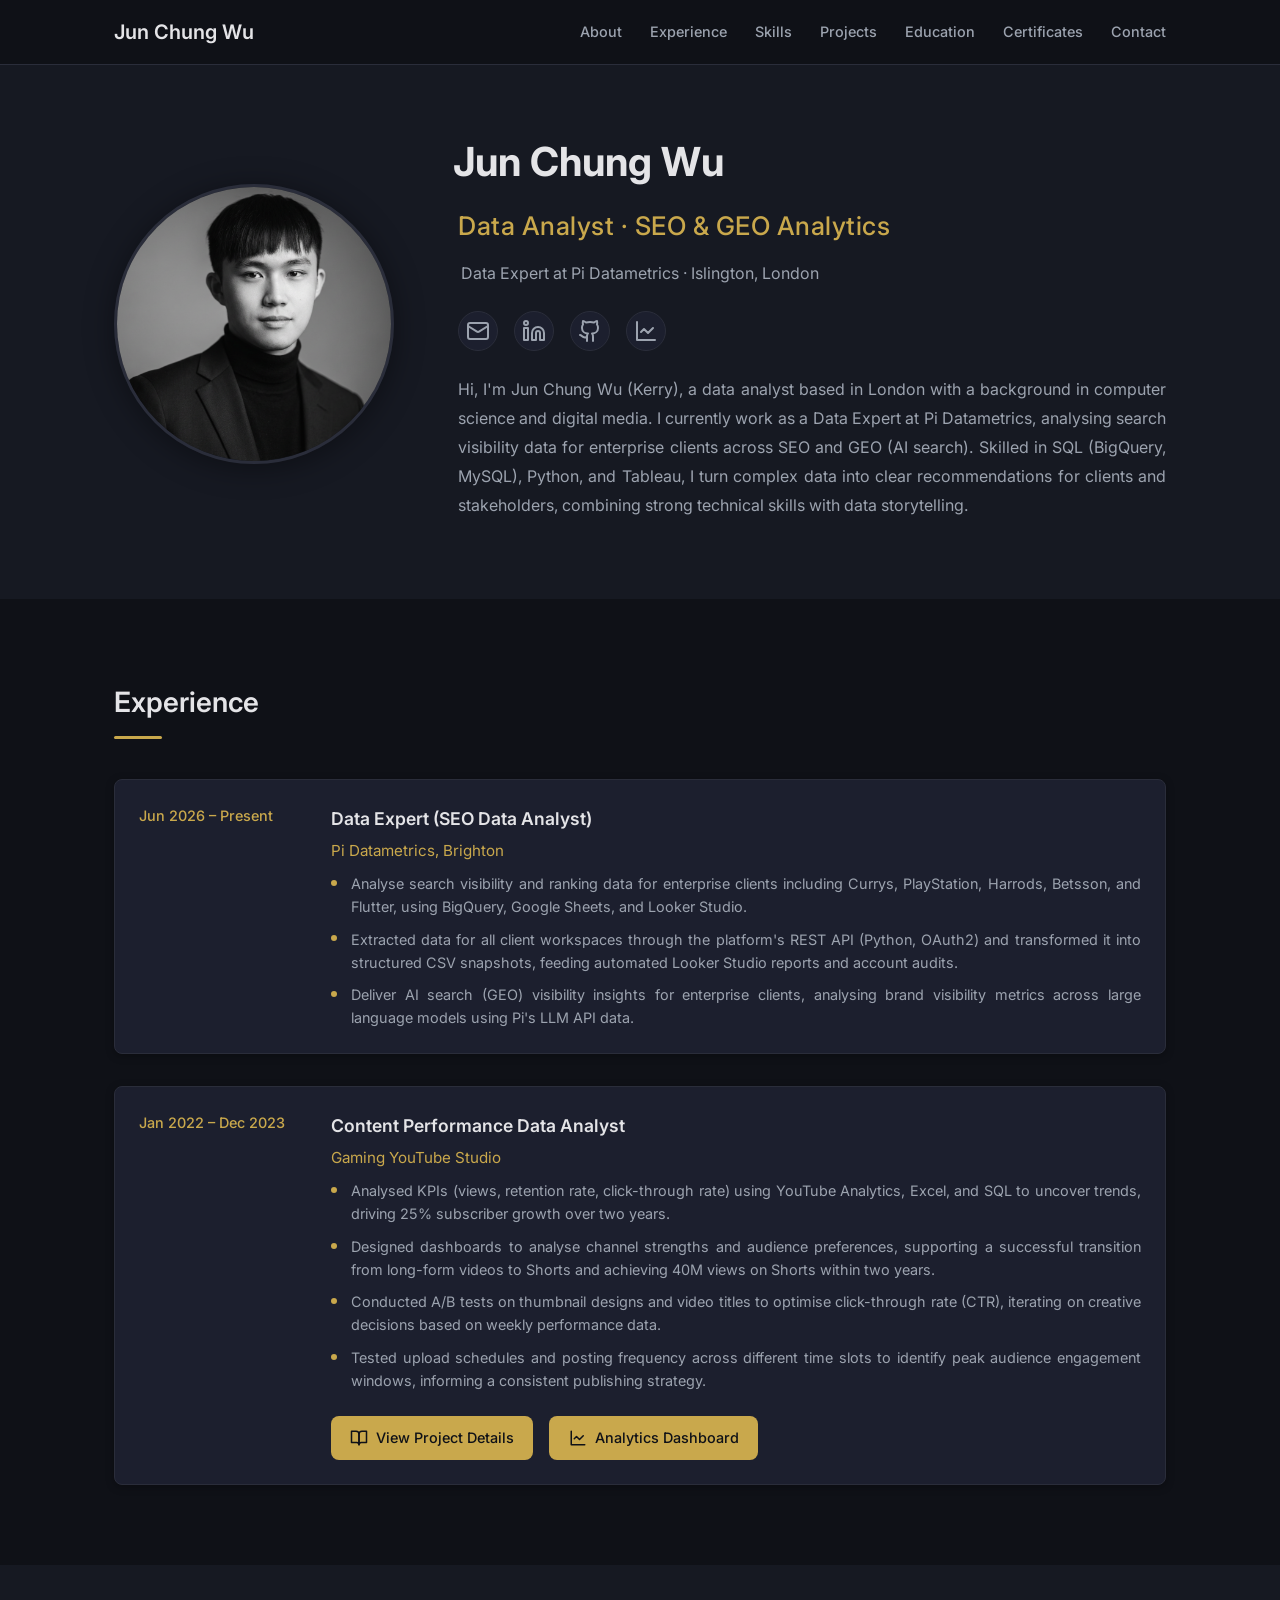
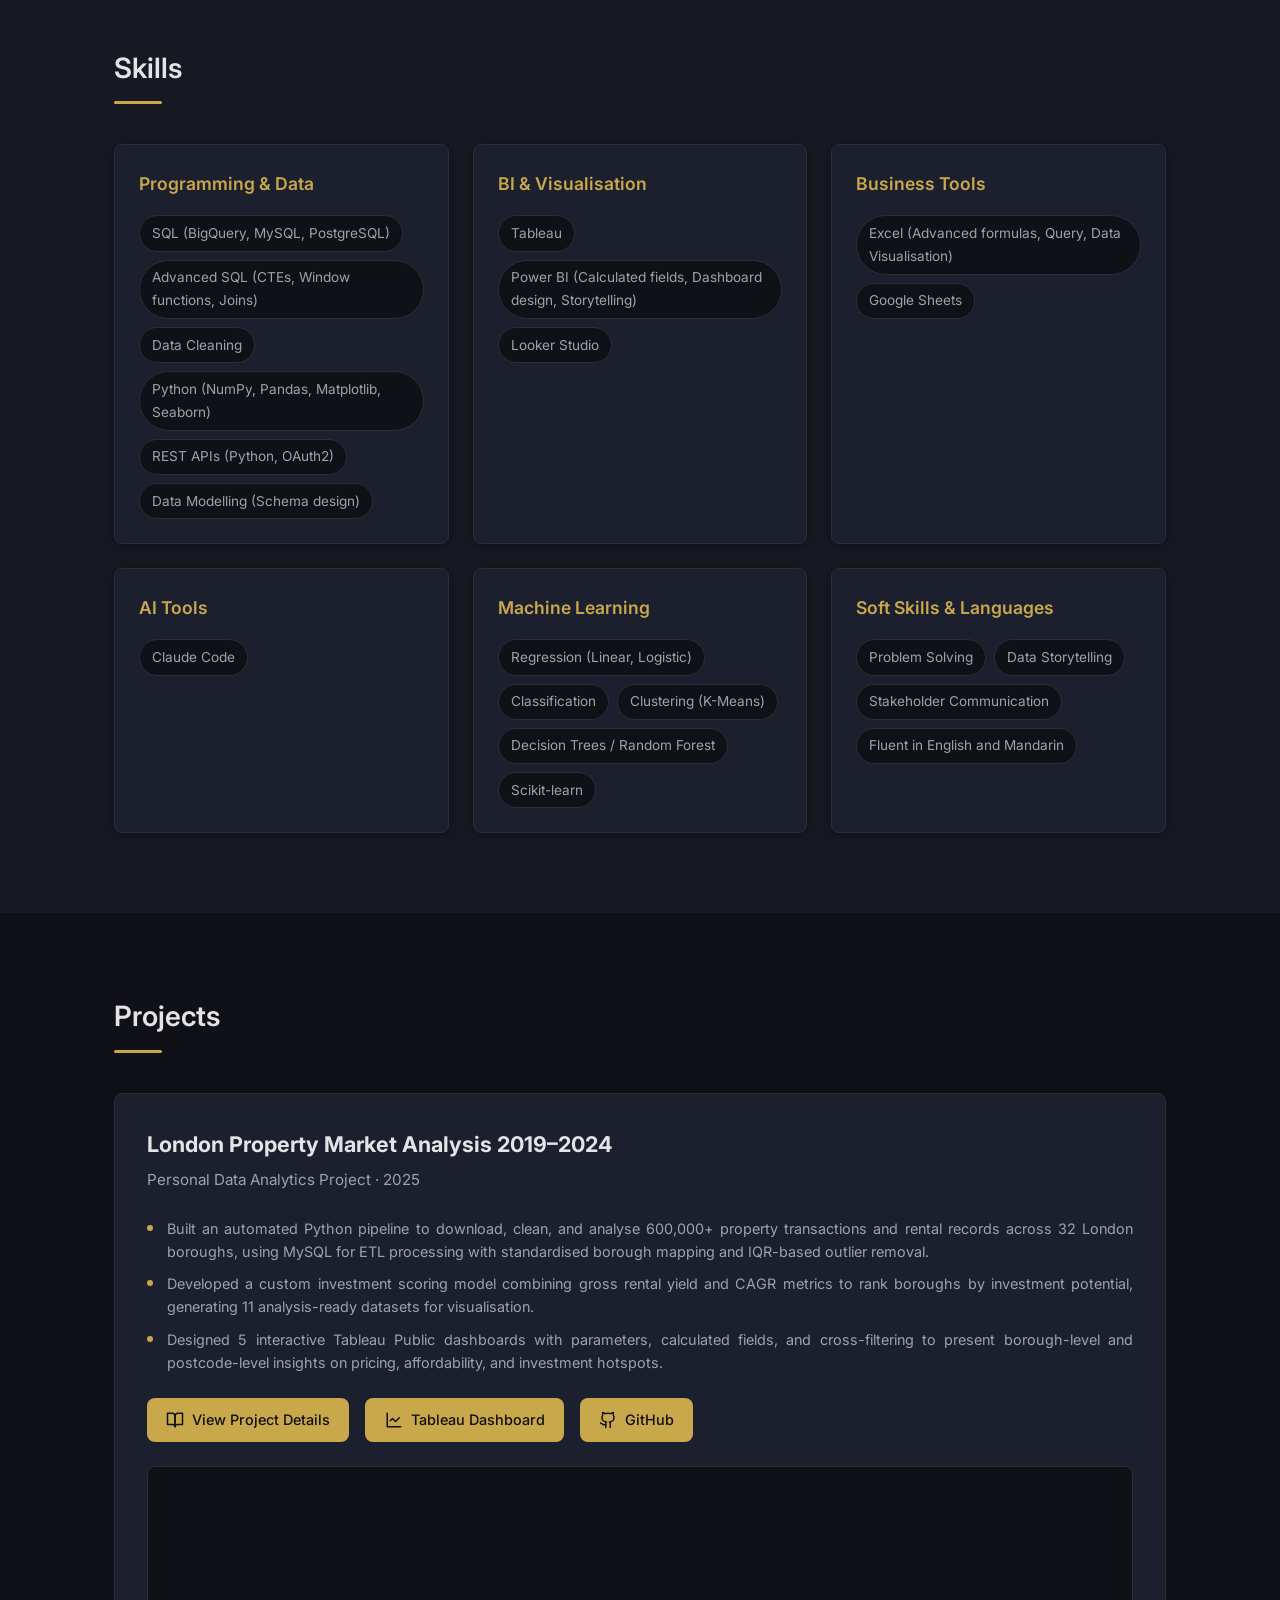
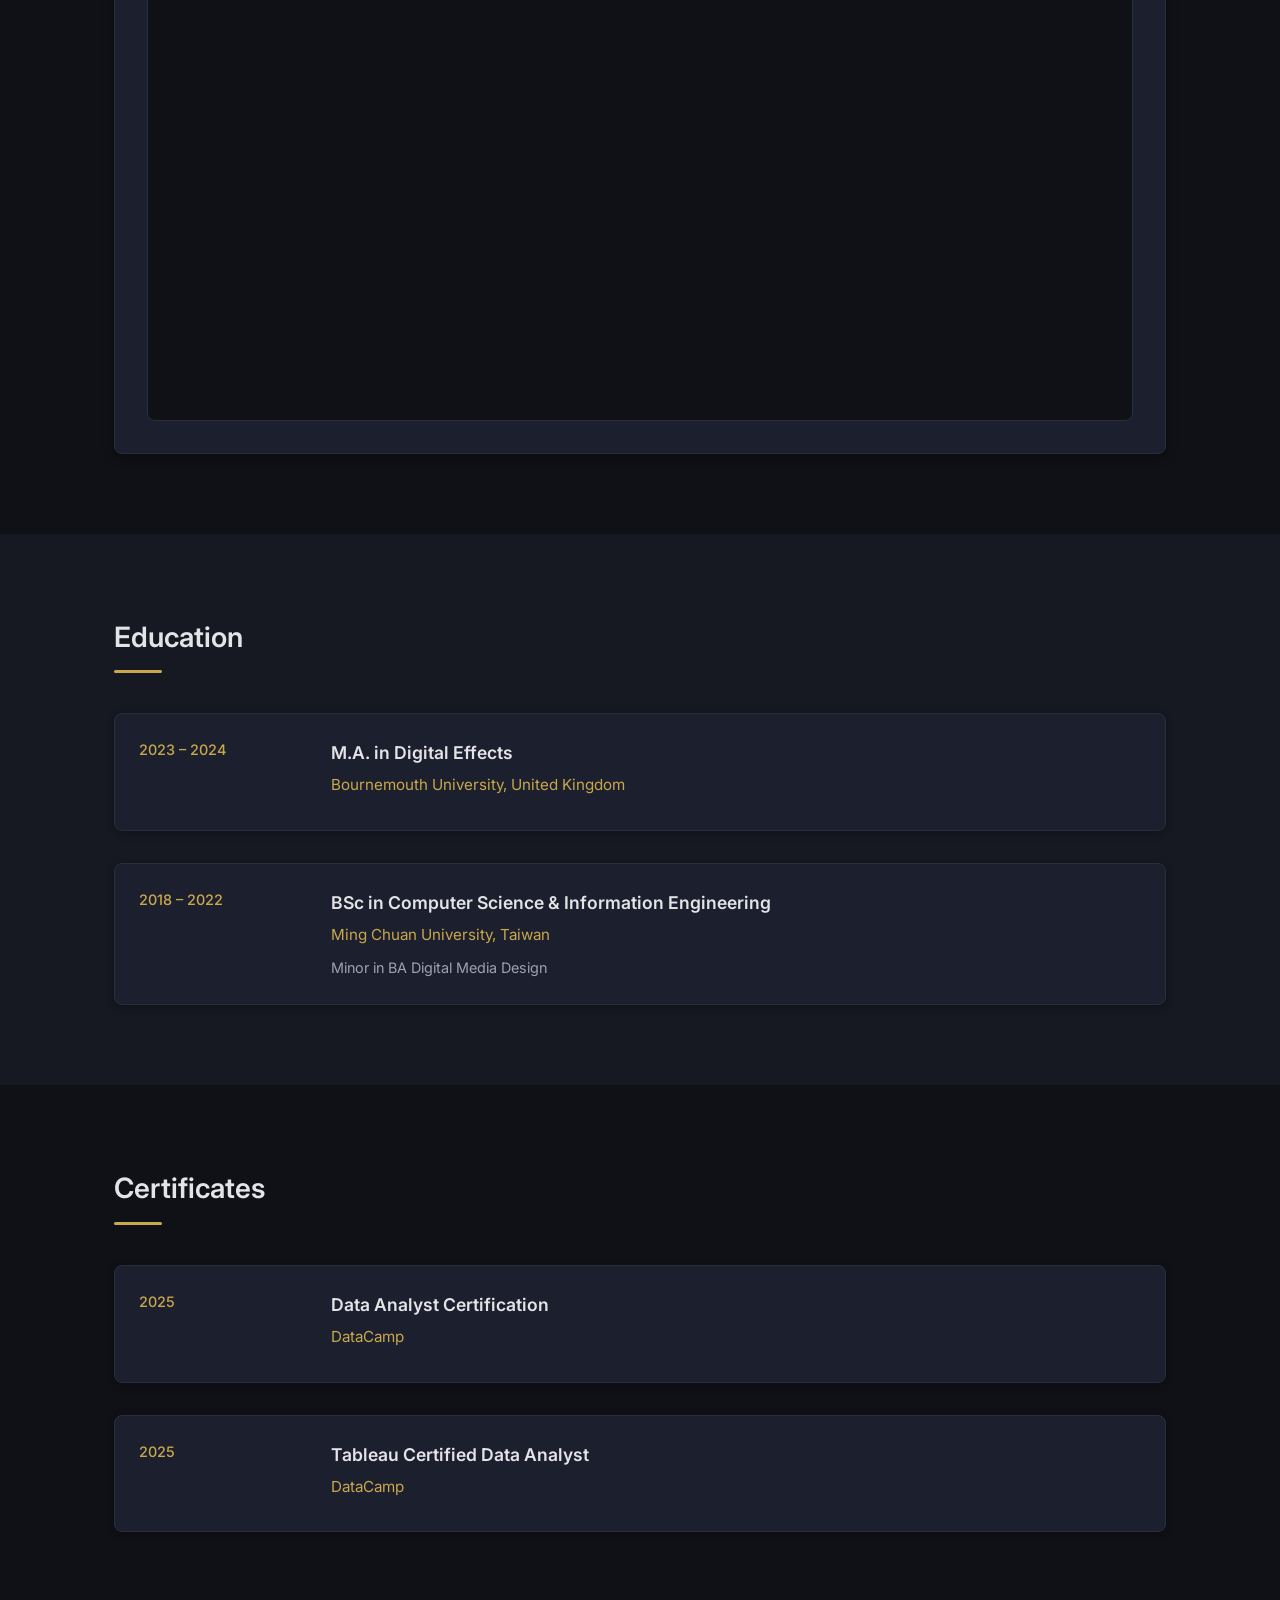
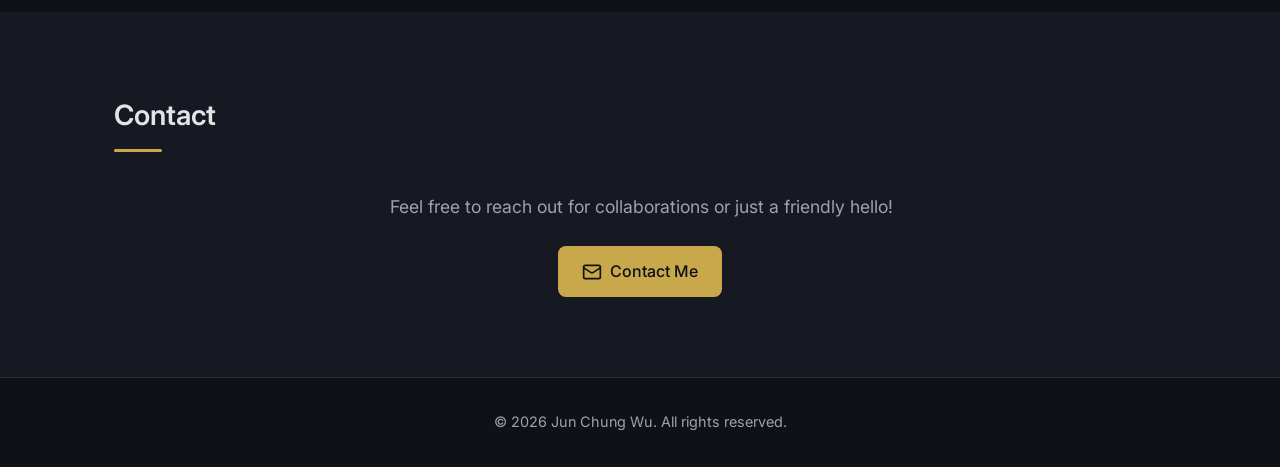
<file: index.html>
<!DOCTYPE html>
<html lang="en">
<head>
    <meta charset="UTF-8">
    <meta name="viewport" content="width=device-width, initial-scale=1.0">
    <title>Jun Chung Wu | Data Analyst · SEO & GEO Analytics</title>
    <meta name="description" content="Jun Chung Wu (Kerry) is a London-based data analyst specialising in SEO and GEO (AI search) analytics, working with SQL (BigQuery), Python, Tableau and Looker Studio.">
    <link rel="stylesheet" href="style.css">
    <link rel="preconnect" href="https://fonts.googleapis.com">
    <link rel="preconnect" href="https://fonts.gstatic.com" crossorigin>
    <link href="https://fonts.googleapis.com/css2?family=Inter:wght@300;400;500;600;700&display=swap" rel="stylesheet">
</head>
<body>
    <!-- Navigation -->
    <nav class="navbar">
        <div class="nav-container">
            <a href="#" class="nav-logo">Jun Chung Wu</a>
            <ul class="nav-menu">
                <li><a href="#about">About</a></li>
                <li><a href="#experience">Experience</a></li>
                <li><a href="#skills">Skills</a></li>
                <li><a href="#projects">Projects</a></li>
                <li><a href="#education">Education</a></li>
                <li><a href="#certificates">Certificates</a></li>
                <li><a href="#contact">Contact</a></li>
            </ul>
        </div>
    </nav>

    <main>
        <!-- Hero / About Section -->
        <section id="about" class="hero-section">
            <div class="container">
                <div class="hero-content">
                    <div class="hero-image">
                        <img src="head.png" alt="Jun Chung Wu">
                    </div>
                    <div class="hero-text">
                        <h1>Jun Chung Wu</h1>
                        <p class="subtitle">Data Analyst · SEO & GEO Analytics</p>
                        <p class="affiliation">Data Expert at Pi Datametrics · Islington, London</p>

                        <div class="social-links">
                            <a href="mailto:kerry.kerrywu0705@gmail.com" title="Email">
                                <svg xmlns="http://www.w3.org/2000/svg" width="24" height="24" viewBox="0 0 24 24" fill="none" stroke="currentColor" stroke-width="2" stroke-linecap="round" stroke-linejoin="round"><rect width="20" height="16" x="2" y="4" rx="2"/><path d="m22 7-8.97 5.7a1.94 1.94 0 0 1-2.06 0L2 7"/></svg>
                            </a>
                            <a href="https://www.linkedin.com/in/jun-chung-wu" target="_blank" title="LinkedIn">
                                <svg xmlns="http://www.w3.org/2000/svg" width="24" height="24" viewBox="0 0 24 24" fill="none" stroke="currentColor" stroke-width="2" stroke-linecap="round" stroke-linejoin="round"><path d="M16 8a6 6 0 0 1 6 6v7h-4v-7a2 2 0 0 0-2-2 2 2 0 0 0-2 2v7h-4v-7a6 6 0 0 1 6-6z"/><rect width="4" height="12" x="2" y="9"/><circle cx="4" cy="4" r="2"/></svg>
                            </a>
                            <a href="https://github.com/kerrywu0705" target="_blank" title="GitHub">
                                <svg xmlns="http://www.w3.org/2000/svg" width="24" height="24" viewBox="0 0 24 24" fill="none" stroke="currentColor" stroke-width="2" stroke-linecap="round" stroke-linejoin="round"><path d="M15 22v-4a4.8 4.8 0 0 0-1-3.5c3 0 6-2 6-5.5.08-1.25-.27-2.48-1-3.5.28-1.15.28-2.35 0-3.5 0 0-1 0-3 1.5-2.64-.5-5.36-.5-8 0C6 2 5 2 5 2c-.3 1.15-.3 2.35 0 3.5A5.403 5.403 0 0 0 4 9c0 3.5 3 5.5 6 5.5-.39.49-.68 1.05-.85 1.65-.17.6-.22 1.23-.15 1.85v4"/><path d="M9 18c-4.51 2-5-2-7-2"/></svg>
                            </a>
                            <a href="https://public.tableau.com/app/profile/jun.chung.wu/vizzes" target="_blank" title="Tableau Public">
                                <svg xmlns="http://www.w3.org/2000/svg" width="24" height="24" viewBox="0 0 24 24" fill="none" stroke="currentColor" stroke-width="2" stroke-linecap="round" stroke-linejoin="round"><path d="M3 3v18h18"/><path d="m19 9-5 5-4-4-3 3"/></svg>
                            </a>
                        </div>

                        <p class="bio">
                            Hi, I'm Jun Chung Wu (Kerry), a data analyst based in London with a background in computer science and digital media. I currently work as a Data Expert at Pi Datametrics, analysing search visibility data for enterprise clients across SEO and GEO (AI search). Skilled in SQL (BigQuery, MySQL), Python, and Tableau, I turn complex data into clear recommendations for clients and stakeholders, combining strong technical skills with data storytelling.
                        </p>
                    </div>
                </div>
            </div>
        </section>

        <!-- Experience Section -->
        <section id="experience" class="section">
            <div class="container">
                <h2 class="section-title">Experience</h2>
                <div class="experience-list">
                    <div class="experience-item">
                        <div class="experience-date">Jun 2026 – Present</div>
                        <div class="experience-content">
                            <h3>Data Expert (SEO Data Analyst)</h3>
                            <p class="company">Pi Datametrics, Brighton</p>
                            <ul class="description-list">
                                <li>Analyse search visibility and ranking data for enterprise clients including Currys, PlayStation, Harrods, Betsson, and Flutter, using BigQuery, Google Sheets, and Looker Studio.</li>
                                <li>Extracted data for all client workspaces through the platform's REST API (Python, OAuth2) and transformed it into structured CSV snapshots, feeding automated Looker Studio reports and account audits.</li>
                                <li>Deliver AI search (GEO) visibility insights for enterprise clients, analysing brand visibility metrics across large language models using Pi's LLM API data.</li>
                            </ul>
                        </div>
                    </div>
                    <div class="experience-item">
                        <div class="experience-date">Jan 2022 – Dec 2023</div>
                        <div class="experience-content">
                            <h3>Content Performance Data Analyst</h3>
                            <p class="company">Gaming YouTube Studio</p>
                            <ul class="description-list">
                                <li>Analysed KPIs (views, retention rate, click-through rate) using YouTube Analytics, Excel, and SQL to uncover trends, driving 25% subscriber growth over two years.</li>
                                <li>Designed dashboards to analyse channel strengths and audience preferences, supporting a successful transition from long-form videos to Shorts and achieving 40M views on Shorts within two years.</li>
                                <li>Conducted A/B tests on thumbnail designs and video titles to optimise click-through rate (CTR), iterating on creative decisions based on weekly performance data.</li>
                                <li>Tested upload schedules and posting frequency across different time slots to identify peak audience engagement windows, informing a consistent publishing strategy.</li>
                            </ul>
                            <div class="project-links">
                                <a href="stanley-analysis.html" class="project-link">
                                    <svg xmlns="http://www.w3.org/2000/svg" width="18" height="18" viewBox="0 0 24 24" fill="none" stroke="currentColor" stroke-width="2" stroke-linecap="round" stroke-linejoin="round"><path d="M2 3h6a4 4 0 0 1 4 4v14a3 3 0 0 0-3-3H2z"/><path d="M22 3h-6a4 4 0 0 0-4 4v14a3 3 0 0 1 3-3h7z"/></svg>
                                    View Project Details
                                </a>
                                <a href="stanley-dashboard.html" class="project-link">
                                    <svg xmlns="http://www.w3.org/2000/svg" width="18" height="18" viewBox="0 0 24 24" fill="none" stroke="currentColor" stroke-width="2" stroke-linecap="round" stroke-linejoin="round"><path d="M3 3v18h18"/><path d="m19 9-5 5-4-4-3 3"/></svg>
                                    Analytics Dashboard
                                </a>
                            </div>
                        </div>
                    </div>
                </div>
            </div>
        </section>

        <!-- Skills Section -->
        <section id="skills" class="section section-alt">
            <div class="container">
                <h2 class="section-title">Skills</h2>
                <div class="skills-grid">
                    <div class="skill-card">
                        <h3>Programming & Data</h3>
                        <ul>
                            <li>SQL (BigQuery, MySQL, PostgreSQL)</li>
                            <li>Advanced SQL (CTEs, Window functions, Joins)</li>
                            <li>Data Cleaning</li>
                            <li>Python (NumPy, Pandas, Matplotlib, Seaborn)</li>
                            <li>REST APIs (Python, OAuth2)</li>
                            <li>Data Modelling (Schema design)</li>
                        </ul>
                    </div>
                    <div class="skill-card">
                        <h3>BI & Visualisation</h3>
                        <ul>
                            <li>Tableau</li>
                            <li>Power BI (Calculated fields, Dashboard design, Storytelling)</li>
                            <li>Looker Studio</li>
                        </ul>
                    </div>
                    <div class="skill-card">
                        <h3>Business Tools</h3>
                        <ul>
                            <li>Excel (Advanced formulas, Query, Data Visualisation)</li>
                            <li>Google Sheets</li>
                        </ul>
                    </div>
                    <div class="skill-card">
                        <h3>AI Tools</h3>
                        <ul>
                            <li>Claude Code</li>
                        </ul>
                    </div>
                    <div class="skill-card">
                        <h3>Machine Learning</h3>
                        <ul>
                            <li>Regression (Linear, Logistic)</li>
                            <li>Classification</li>
                            <li>Clustering (K-Means)</li>
                            <li>Decision Trees / Random Forest</li>
                            <li>Scikit-learn</li>
                        </ul>
                    </div>
                    <div class="skill-card">
                        <h3>Soft Skills & Languages</h3>
                        <ul>
                            <li>Problem Solving</li>
                            <li>Data Storytelling</li>
                            <li>Stakeholder Communication</li>
                            <li>Fluent in English and Mandarin</li>
                        </ul>
                    </div>
                </div>
            </div>
        </section>

        <!-- Projects Section -->
        <section id="projects" class="section">
            <div class="container">
                <h2 class="section-title">Projects</h2>
                <div class="project-feature">
                    <div class="project-feature-header">
                        <h3>London Property Market Analysis 2019–2024</h3>
                        <p class="project-subtitle">Personal Data Analytics Project · 2025</p>
                    </div>
                    <div class="project-feature-body">
                        <ul class="description-list">
                            <li>Built an automated Python pipeline to download, clean, and analyse 600,000+ property transactions and rental records across 32 London boroughs, using MySQL for ETL processing with standardised borough mapping and IQR-based outlier removal.</li>
                            <li>Developed a custom investment scoring model combining gross rental yield and CAGR metrics to rank boroughs by investment potential, generating 11 analysis-ready datasets for visualisation.</li>
                            <li>Designed 5 interactive Tableau Public dashboards with parameters, calculated fields, and cross-filtering to present borough-level and postcode-level insights on pricing, affordability, and investment hotspots.</li>
                        </ul>
                        <div class="project-links">
                            <a href="london-property.html" class="project-link">
                                <svg xmlns="http://www.w3.org/2000/svg" width="18" height="18" viewBox="0 0 24 24" fill="none" stroke="currentColor" stroke-width="2" stroke-linecap="round" stroke-linejoin="round"><path d="M2 3h6a4 4 0 0 1 4 4v14a3 3 0 0 0-3-3H2z"/><path d="M22 3h-6a4 4 0 0 0-4 4v14a3 3 0 0 1 3-3h7z"/></svg>
                                View Project Details
                            </a>
                            <a href="https://public.tableau.com/app/profile/jun.chung.wu/viz/LondonPropertyMarketAnalysis2019-2024/LondonPropertyMarketAnalysis2019-2024" target="_blank" class="project-link">
                                <svg xmlns="http://www.w3.org/2000/svg" width="18" height="18" viewBox="0 0 24 24" fill="none" stroke="currentColor" stroke-width="2" stroke-linecap="round" stroke-linejoin="round"><path d="M3 3v18h18"/><path d="m19 9-5 5-4-4-3 3"/></svg>
                                Tableau Dashboard
                            </a>
                            <a href="https://github.com/kerrywu0705/london-housing-market-analysis" target="_blank" class="project-link">
                                <svg xmlns="http://www.w3.org/2000/svg" width="18" height="18" viewBox="0 0 24 24" fill="none" stroke="currentColor" stroke-width="2" stroke-linecap="round" stroke-linejoin="round"><path d="M15 22v-4a4.8 4.8 0 0 0-1-3.5c3 0 6-2 6-5.5.08-1.25-.27-2.48-1-3.5.28-1.15.28-2.35 0-3.5 0 0-1 0-3 1.5-2.64-.5-5.36-.5-8 0C6 2 5 2 5 2c-.3 1.15-.3 2.35 0 3.5A5.403 5.403 0 0 0 4 9c0 3.5 3 5.5 6 5.5-.39.49-.68 1.05-.85 1.65-.17.6-.22 1.23-.15 1.85v4"/><path d="M9 18c-4.51 2-5-2-7-2"/></svg>
                                GitHub
                            </a>
                        </div>
                    </div>
                    <div class="project-dashboard">
                        <div class="tableau-embed" id="tableauContainer">
                            <iframe
                                id="tableauFrame"
                                src="https://public.tableau.com/views/LondonPropertyMarketAnalysis2019-2024/LondonPropertyMarketAnalysis2019-2024?:embed=y&:display_count=no&:showVizHome=no&:toolbar=no"
                                title="London Property Market Analysis Dashboard"
                                scrolling="no"
                                allowfullscreen>
                            </iframe>
                        </div>
                    </div>
                </div>
            </div>
        </section>

        <!-- Education Section -->
        <section id="education" class="section section-alt">
            <div class="container">
                <h2 class="section-title">Education</h2>
                <div class="experience-list">
                    <div class="experience-item">
                        <div class="experience-date">2023 – 2024</div>
                        <div class="experience-content">
                            <h3>M.A. in Digital Effects</h3>
                            <p class="company">Bournemouth University, United Kingdom</p>
                        </div>
                    </div>
                    <div class="experience-item">
                        <div class="experience-date">2018 – 2022</div>
                        <div class="experience-content">
                            <h3>BSc in Computer Science & Information Engineering</h3>
                            <p class="company">Ming Chuan University, Taiwan</p>
                            <p class="description">Minor in BA Digital Media Design</p>
                        </div>
                    </div>
                </div>
            </div>
        </section>

        <!-- Certificates Section -->
        <section id="certificates" class="section">
            <div class="container">
                <h2 class="section-title">Certificates</h2>
                <div class="experience-list">
                    <div class="experience-item">
                        <div class="experience-date">2025</div>
                        <div class="experience-content">
                            <h3>Data Analyst Certification</h3>
                            <p class="company">DataCamp</p>
                        </div>
                    </div>
                    <div class="experience-item">
                        <div class="experience-date">2025</div>
                        <div class="experience-content">
                            <h3>Tableau Certified Data Analyst</h3>
                            <p class="company">DataCamp</p>
                        </div>
                    </div>
                </div>
            </div>
        </section>

        <!-- Contact Section -->
        <section id="contact" class="section section-alt">
            <div class="container">
                <h2 class="section-title">Contact</h2>
                <div class="contact-content">
                    <p>Feel free to reach out for collaborations or just a friendly hello!</p>
                    <div class="contact-info">
                        <a href="mailto:kerry.kerrywu0705@gmail.com" class="contact-link">
                            <svg xmlns="http://www.w3.org/2000/svg" width="20" height="20" viewBox="0 0 24 24" fill="none" stroke="currentColor" stroke-width="2" stroke-linecap="round" stroke-linejoin="round"><rect width="20" height="16" x="2" y="4" rx="2"/><path d="m22 7-8.97 5.7a1.94 1.94 0 0 1-2.06 0L2 7"/></svg>
                            Contact Me
                        </a>
                    </div>
                </div>
            </div>
        </section>
    </main>

    <!-- Footer -->
    <footer class="footer">
        <div class="container">
            <p>&copy; 2026 Jun Chung Wu. All rights reserved.</p>
        </div>
    </footer>

    <script>
        function scaleTableau() {
            var container = document.getElementById('tableauContainer');
            var iframe = document.getElementById('tableauFrame');
            if (!container || !iframe) return;
            var containerWidth = container.offsetWidth;
            var scale = containerWidth / 1920;
            iframe.style.transform = 'scale(' + scale + ')';
            container.style.height = Math.round(1080 * scale) + 'px';
        }
        window.addEventListener('load', scaleTableau);
        window.addEventListener('resize', scaleTableau);
    </script>
</body>
</html>
</file>
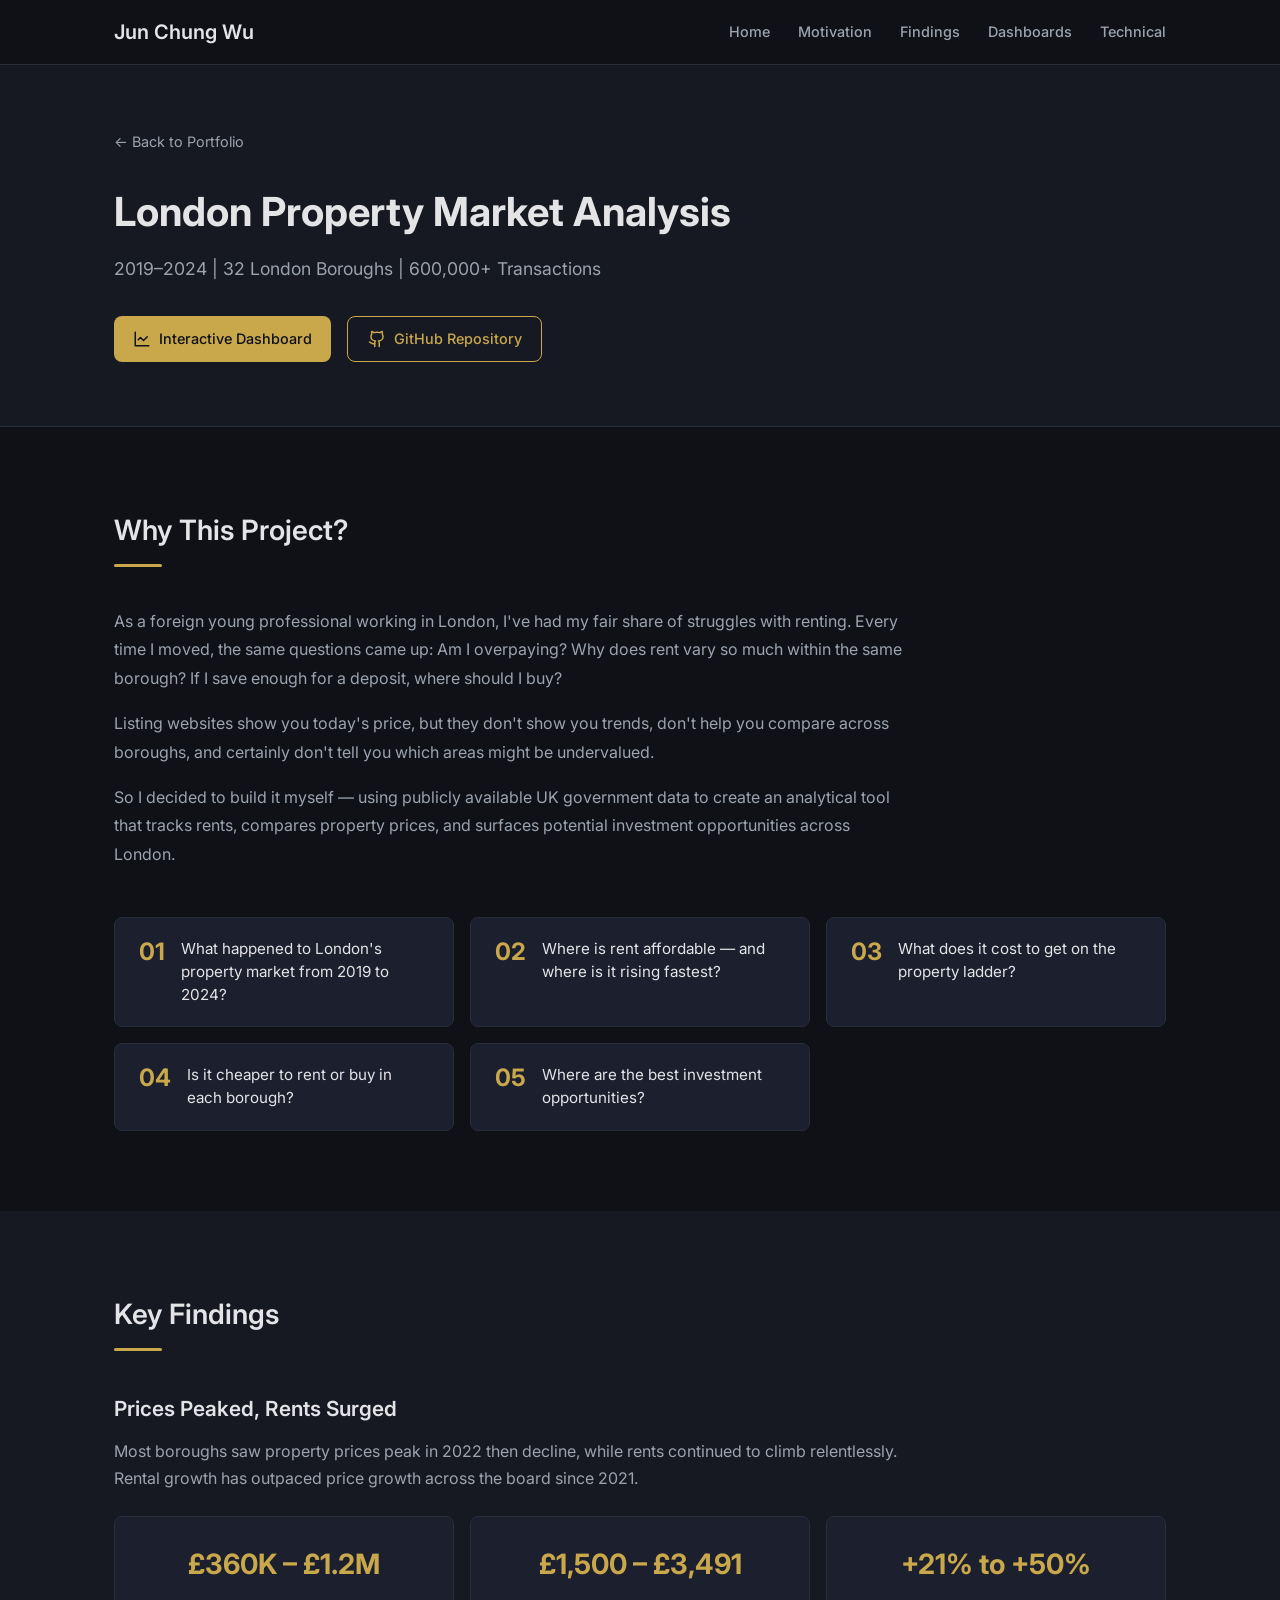
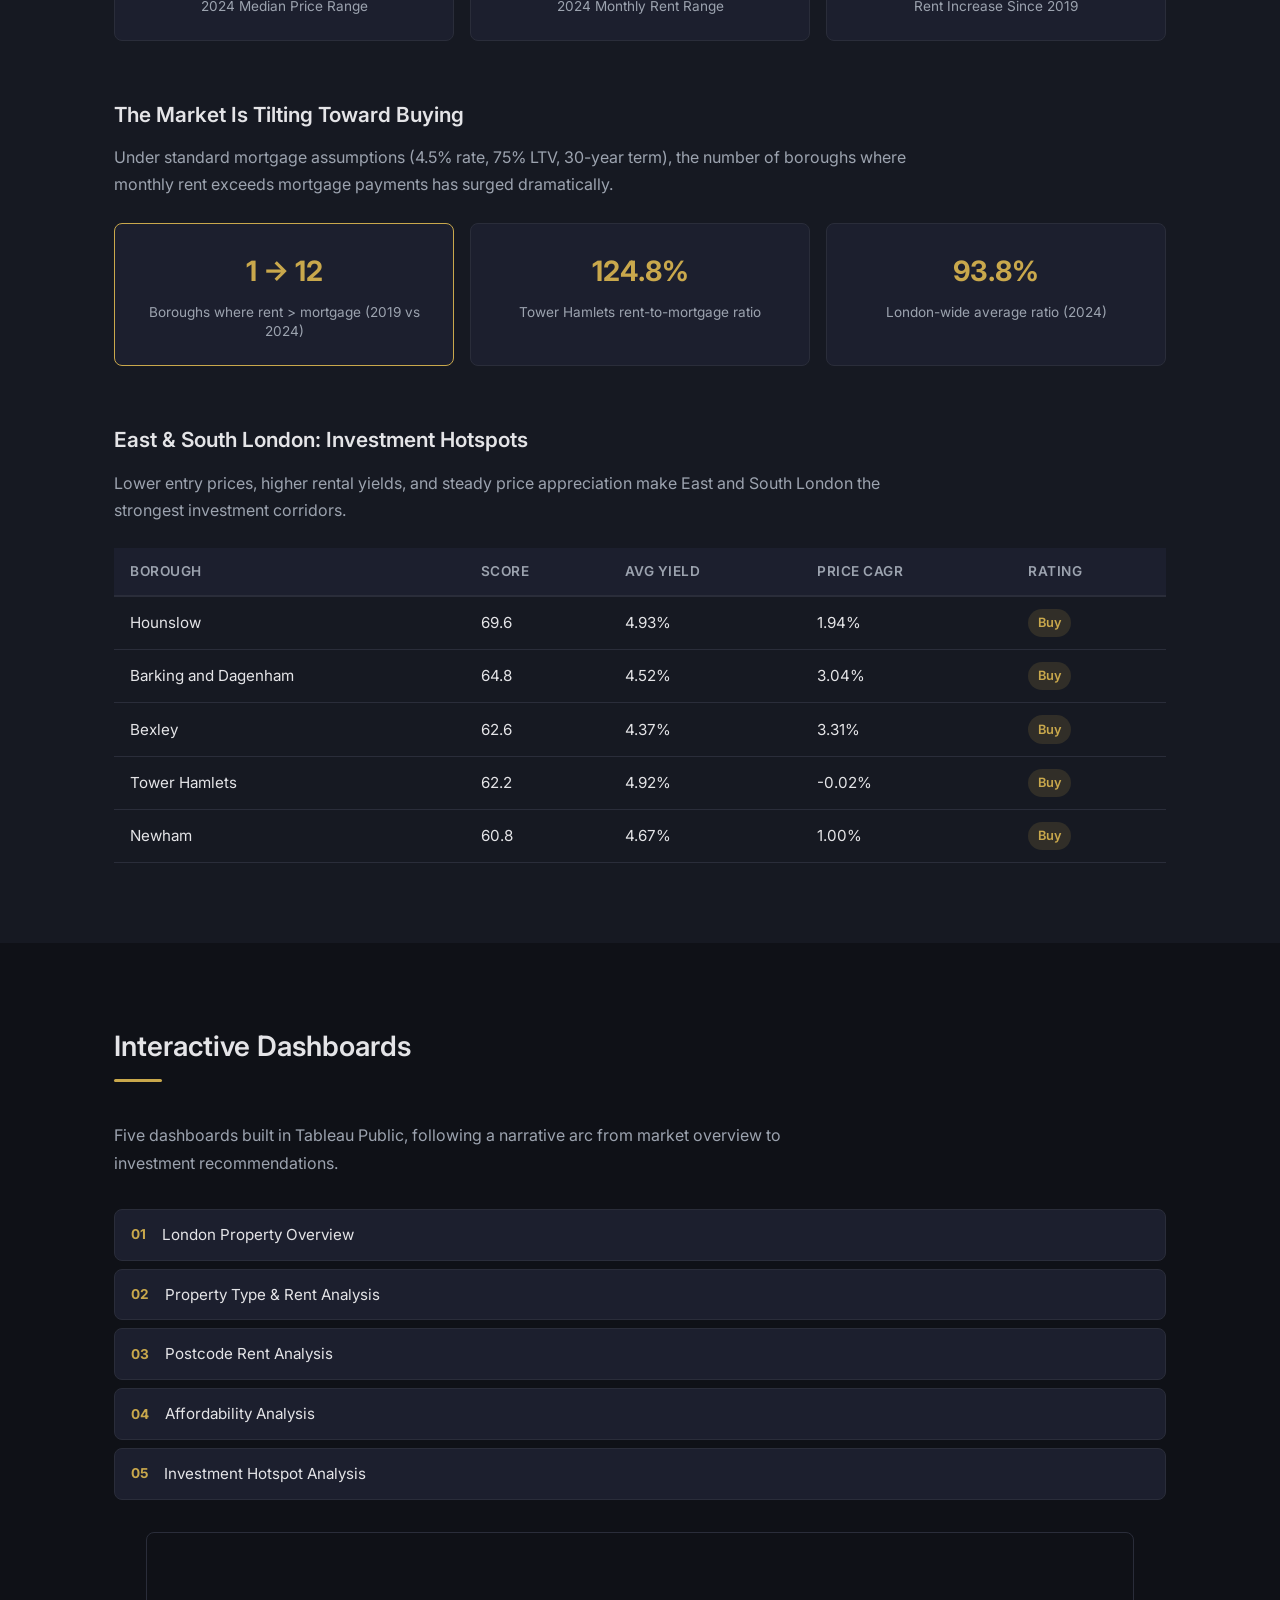
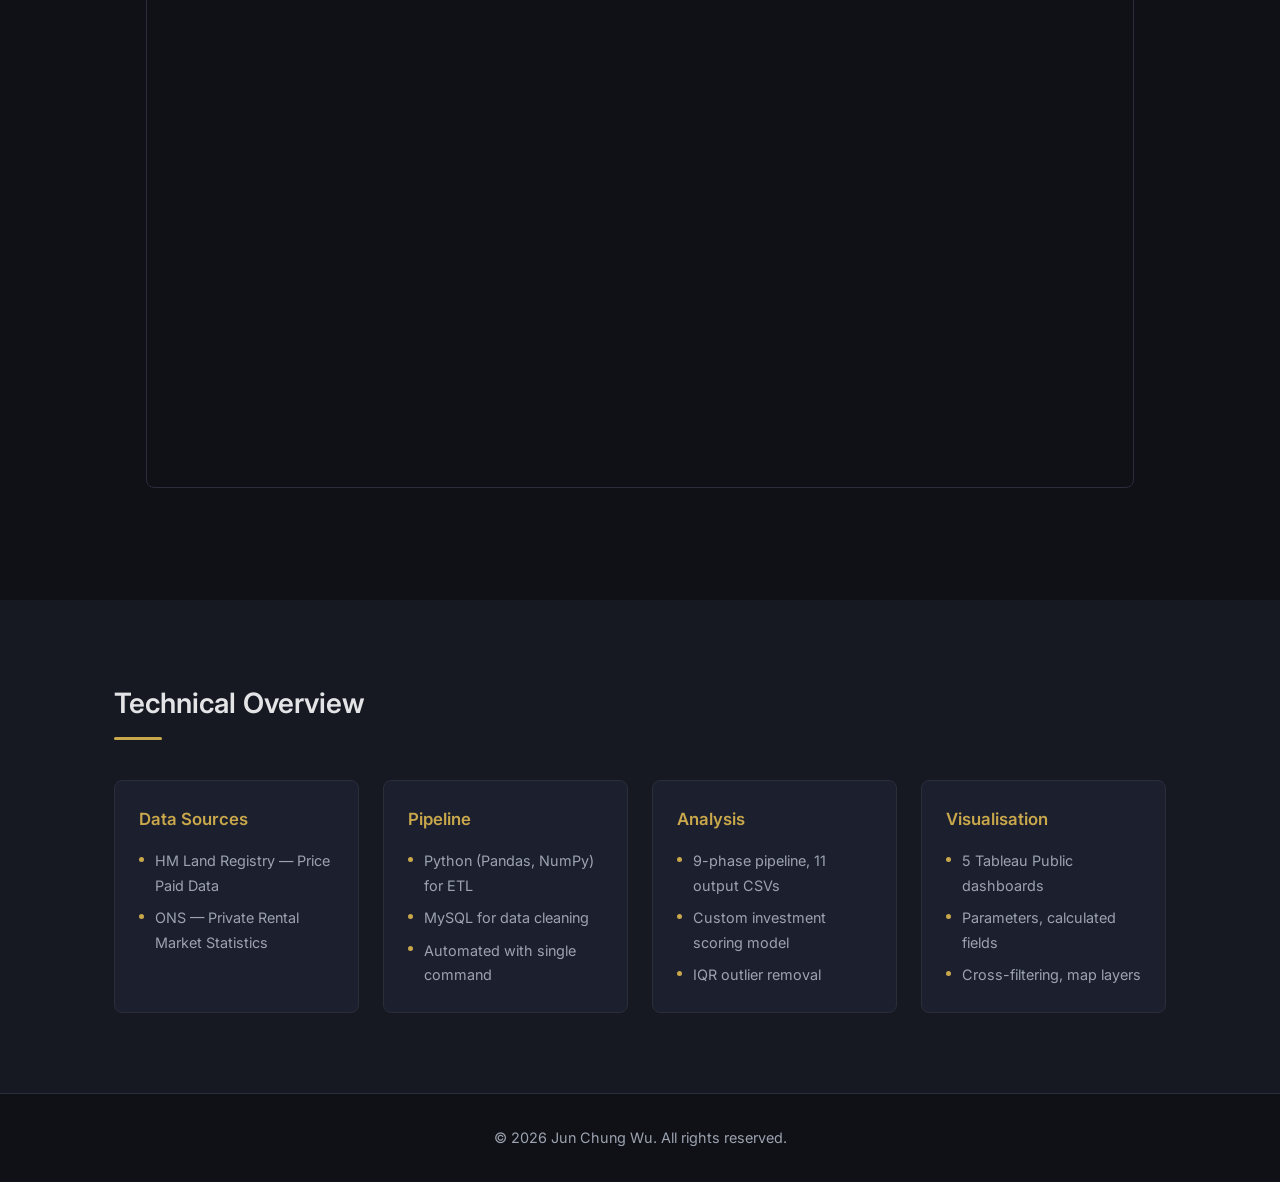
<file: london-property.html>
<!DOCTYPE html>
<html lang="en">
<head>
    <meta charset="UTF-8">
    <meta name="viewport" content="width=device-width, initial-scale=1.0">
    <title>London Property Market Analysis | Jun Chung Wu</title>
    <link rel="stylesheet" href="style.css">
    <link rel="stylesheet" href="london-property.css">
    <link rel="preconnect" href="https://fonts.googleapis.com">
    <link rel="preconnect" href="https://fonts.gstatic.com" crossorigin>
    <link href="https://fonts.googleapis.com/css2?family=Inter:wght@300;400;500;600;700&display=swap" rel="stylesheet">
</head>
<body>
    <!-- Navigation -->
    <nav class="navbar">
        <div class="nav-container">
            <a href="index.html" class="nav-logo">Jun Chung Wu</a>
            <ul class="nav-menu">
                <li><a href="index.html">Home</a></li>
                <li><a href="#motivation">Motivation</a></li>
                <li><a href="#findings">Findings</a></li>
                <li><a href="#dashboards">Dashboards</a></li>
                <li><a href="#technical">Technical</a></li>
            </ul>
        </div>
    </nav>

    <main>
        <!-- Hero Section -->
        <section class="project-hero">
            <div class="container">
                <a href="index.html" class="back-link">&larr; Back to Portfolio</a>
                <h1>London Property Market Analysis</h1>
                <p class="project-hero-subtitle">2019–2024 | 32 London Boroughs | 600,000+ Transactions</p>
                <div class="project-hero-links">
                    <a href="https://public.tableau.com/app/profile/jun.chung.wu/viz/LondonPropertyMarketAnalysis2019-2024/LondonPropertyMarketAnalysis2019-2024" target="_blank" class="project-link">
                        <svg xmlns="http://www.w3.org/2000/svg" width="18" height="18" viewBox="0 0 24 24" fill="none" stroke="currentColor" stroke-width="2" stroke-linecap="round" stroke-linejoin="round"><path d="M3 3v18h18"/><path d="m19 9-5 5-4-4-3 3"/></svg>
                        Interactive Dashboard
                    </a>
                    <a href="https://github.com/kerrywu0705/london-housing-market-analysis" target="_blank" class="project-link project-link-outline">
                        <svg xmlns="http://www.w3.org/2000/svg" width="18" height="18" viewBox="0 0 24 24" fill="none" stroke="currentColor" stroke-width="2" stroke-linecap="round" stroke-linejoin="round"><path d="M15 22v-4a4.8 4.8 0 0 0-1-3.5c3 0 6-2 6-5.5.08-1.25-.27-2.48-1-3.5.28-1.15.28-2.35 0-3.5 0 0-1 0-3 1.5-2.64-.5-5.36-.5-8 0C6 2 5 2 5 2c-.3 1.15-.3 2.35 0 3.5A5.403 5.403 0 0 0 4 9c0 3.5 3 5.5 6 5.5-.39.49-.68 1.05-.85 1.65-.17.6-.22 1.23-.15 1.85v4"/><path d="M9 18c-4.51 2-5-2-7-2"/></svg>
                        GitHub Repository
                    </a>
                </div>
            </div>
        </section>

        <!-- Motivation -->
        <section id="motivation" class="section">
            <div class="container">
                <h2 class="section-title">Why This Project?</h2>
                <div class="motivation-content">
                    <p>As a foreign young professional working in London, I've had my fair share of struggles with renting. Every time I moved, the same questions came up: Am I overpaying? Why does rent vary so much within the same borough? If I save enough for a deposit, where should I buy?</p>
                    <p>Listing websites show you today's price, but they don't show you trends, don't help you compare across boroughs, and certainly don't tell you which areas might be undervalued.</p>
                    <p>So I decided to build it myself — using publicly available UK government data to create an analytical tool that tracks rents, compares property prices, and surfaces potential investment opportunities across London.</p>
                </div>
                <div class="questions-grid">
                    <div class="question-card">
                        <span class="question-number">01</span>
                        <p>What happened to London's property market from 2019 to 2024?</p>
                    </div>
                    <div class="question-card">
                        <span class="question-number">02</span>
                        <p>Where is rent affordable — and where is it rising fastest?</p>
                    </div>
                    <div class="question-card">
                        <span class="question-number">03</span>
                        <p>What does it cost to get on the property ladder?</p>
                    </div>
                    <div class="question-card">
                        <span class="question-number">04</span>
                        <p>Is it cheaper to rent or buy in each borough?</p>
                    </div>
                    <div class="question-card">
                        <span class="question-number">05</span>
                        <p>Where are the best investment opportunities?</p>
                    </div>
                </div>
            </div>
        </section>

        <!-- Key Findings -->
        <section id="findings" class="section section-alt">
            <div class="container">
                <h2 class="section-title">Key Findings</h2>

                <!-- Finding 1: Big Picture -->
                <div class="finding-block">
                    <h3>Prices Peaked, Rents Surged</h3>
                    <p>Most boroughs saw property prices peak in 2022 then decline, while rents continued to climb relentlessly. Rental growth has outpaced price growth across the board since 2021.</p>
                    <div class="stat-row">
                        <div class="stat-card">
                            <span class="stat-value">&pound;360K – &pound;1.2M</span>
                            <span class="stat-label">2024 Median Price Range</span>
                        </div>
                        <div class="stat-card">
                            <span class="stat-value">&pound;1,500 – &pound;3,491</span>
                            <span class="stat-label">2024 Monthly Rent Range</span>
                        </div>
                        <div class="stat-card">
                            <span class="stat-value">+21% to +50%</span>
                            <span class="stat-label">Rent Increase Since 2019</span>
                        </div>
                    </div>
                </div>

                <!-- Finding 2: Rent vs Buy -->
                <div class="finding-block">
                    <h3>The Market Is Tilting Toward Buying</h3>
                    <p>Under standard mortgage assumptions (4.5% rate, 75% LTV, 30-year term), the number of boroughs where monthly rent exceeds mortgage payments has surged dramatically.</p>
                    <div class="stat-row">
                        <div class="stat-card stat-highlight">
                            <span class="stat-value">1 &rarr; 12</span>
                            <span class="stat-label">Boroughs where rent &gt; mortgage (2019 vs 2024)</span>
                        </div>
                        <div class="stat-card">
                            <span class="stat-value">124.8%</span>
                            <span class="stat-label">Tower Hamlets rent-to-mortgage ratio</span>
                        </div>
                        <div class="stat-card">
                            <span class="stat-value">93.8%</span>
                            <span class="stat-label">London-wide average ratio (2024)</span>
                        </div>
                    </div>
                </div>

                <!-- Finding 3: Investment -->
                <div class="finding-block">
                    <h3>East & South London: Investment Hotspots</h3>
                    <p>Lower entry prices, higher rental yields, and steady price appreciation make East and South London the strongest investment corridors.</p>
                    <div class="ranking-table">
                        <table>
                            <thead>
                                <tr>
                                    <th>Borough</th>
                                    <th>Score</th>
                                    <th>Avg Yield</th>
                                    <th>Price CAGR</th>
                                    <th>Rating</th>
                                </tr>
                            </thead>
                            <tbody>
                                <tr>
                                    <td>Hounslow</td>
                                    <td>69.6</td>
                                    <td>4.93%</td>
                                    <td>1.94%</td>
                                    <td><span class="rating-buy">Buy</span></td>
                                </tr>
                                <tr>
                                    <td>Barking and Dagenham</td>
                                    <td>64.8</td>
                                    <td>4.52%</td>
                                    <td>3.04%</td>
                                    <td><span class="rating-buy">Buy</span></td>
                                </tr>
                                <tr>
                                    <td>Bexley</td>
                                    <td>62.6</td>
                                    <td>4.37%</td>
                                    <td>3.31%</td>
                                    <td><span class="rating-buy">Buy</span></td>
                                </tr>
                                <tr>
                                    <td>Tower Hamlets</td>
                                    <td>62.2</td>
                                    <td>4.92%</td>
                                    <td>-0.02%</td>
                                    <td><span class="rating-buy">Buy</span></td>
                                </tr>
                                <tr>
                                    <td>Newham</td>
                                    <td>60.8</td>
                                    <td>4.67%</td>
                                    <td>1.00%</td>
                                    <td><span class="rating-buy">Buy</span></td>
                                </tr>
                            </tbody>
                        </table>
                    </div>
                </div>
            </div>
        </section>

        <!-- Dashboards -->
        <section id="dashboards" class="section">
            <div class="container">
                <h2 class="section-title">Interactive Dashboards</h2>
                <p class="section-intro">Five dashboards built in Tableau Public, following a narrative arc from market overview to investment recommendations.</p>

                <div class="dashboard-list">
                    <div class="dashboard-list-item"><span class="dashboard-num">01</span> London Property Overview</div>
                    <div class="dashboard-list-item"><span class="dashboard-num">02</span> Property Type & Rent Analysis</div>
                    <div class="dashboard-list-item"><span class="dashboard-num">03</span> Postcode Rent Analysis</div>
                    <div class="dashboard-list-item"><span class="dashboard-num">04</span> Affordability Analysis</div>
                    <div class="dashboard-list-item"><span class="dashboard-num">05</span> Investment Hotspot Analysis</div>
                </div>

                <div class="project-dashboard">
                    <div class="tableau-embed" id="tableauContainer">
                        <iframe
                            id="tableauFrame"
                            src="https://public.tableau.com/views/LondonPropertyMarketAnalysis2019-2024/LondonPropertyMarketAnalysis2019-2024?:embed=y&:display_count=no&:showVizHome=no&:toolbar=no"
                            title="London Property Market Analysis Dashboard"
                            scrolling="no"
                            allowfullscreen>
                        </iframe>
                    </div>
                </div>
            </div>
        </section>

        <!-- Technical -->
        <section id="technical" class="section section-alt">
            <div class="container">
                <h2 class="section-title">Technical Overview</h2>
                <div class="tech-grid">
                    <div class="tech-card">
                        <h4>Data Sources</h4>
                        <ul>
                            <li>HM Land Registry — Price Paid Data</li>
                            <li>ONS — Private Rental Market Statistics</li>
                        </ul>
                    </div>
                    <div class="tech-card">
                        <h4>Pipeline</h4>
                        <ul>
                            <li>Python (Pandas, NumPy) for ETL</li>
                            <li>MySQL for data cleaning</li>
                            <li>Automated with single command</li>
                        </ul>
                    </div>
                    <div class="tech-card">
                        <h4>Analysis</h4>
                        <ul>
                            <li>9-phase pipeline, 11 output CSVs</li>
                            <li>Custom investment scoring model</li>
                            <li>IQR outlier removal</li>
                        </ul>
                    </div>
                    <div class="tech-card">
                        <h4>Visualisation</h4>
                        <ul>
                            <li>5 Tableau Public dashboards</li>
                            <li>Parameters, calculated fields</li>
                            <li>Cross-filtering, map layers</li>
                        </ul>
                    </div>
                </div>
            </div>
        </section>
    </main>

    <script>
        function scaleTableau() {
            var container = document.getElementById('tableauContainer');
            var iframe = document.getElementById('tableauFrame');
            if (!container || !iframe) return;
            var containerWidth = container.offsetWidth;
            var scale = containerWidth / 1920;
            iframe.style.transform = 'scale(' + scale + ')';
            container.style.height = Math.round(1080 * scale) + 'px';
        }
        window.addEventListener('load', scaleTableau);
        window.addEventListener('resize', scaleTableau);
    </script>

    <!-- Footer -->
    <footer class="footer">
        <div class="container">
            <p>&copy; 2026 Jun Chung Wu. All rights reserved.</p>
        </div>
    </footer>
</body>
</html>
</file>
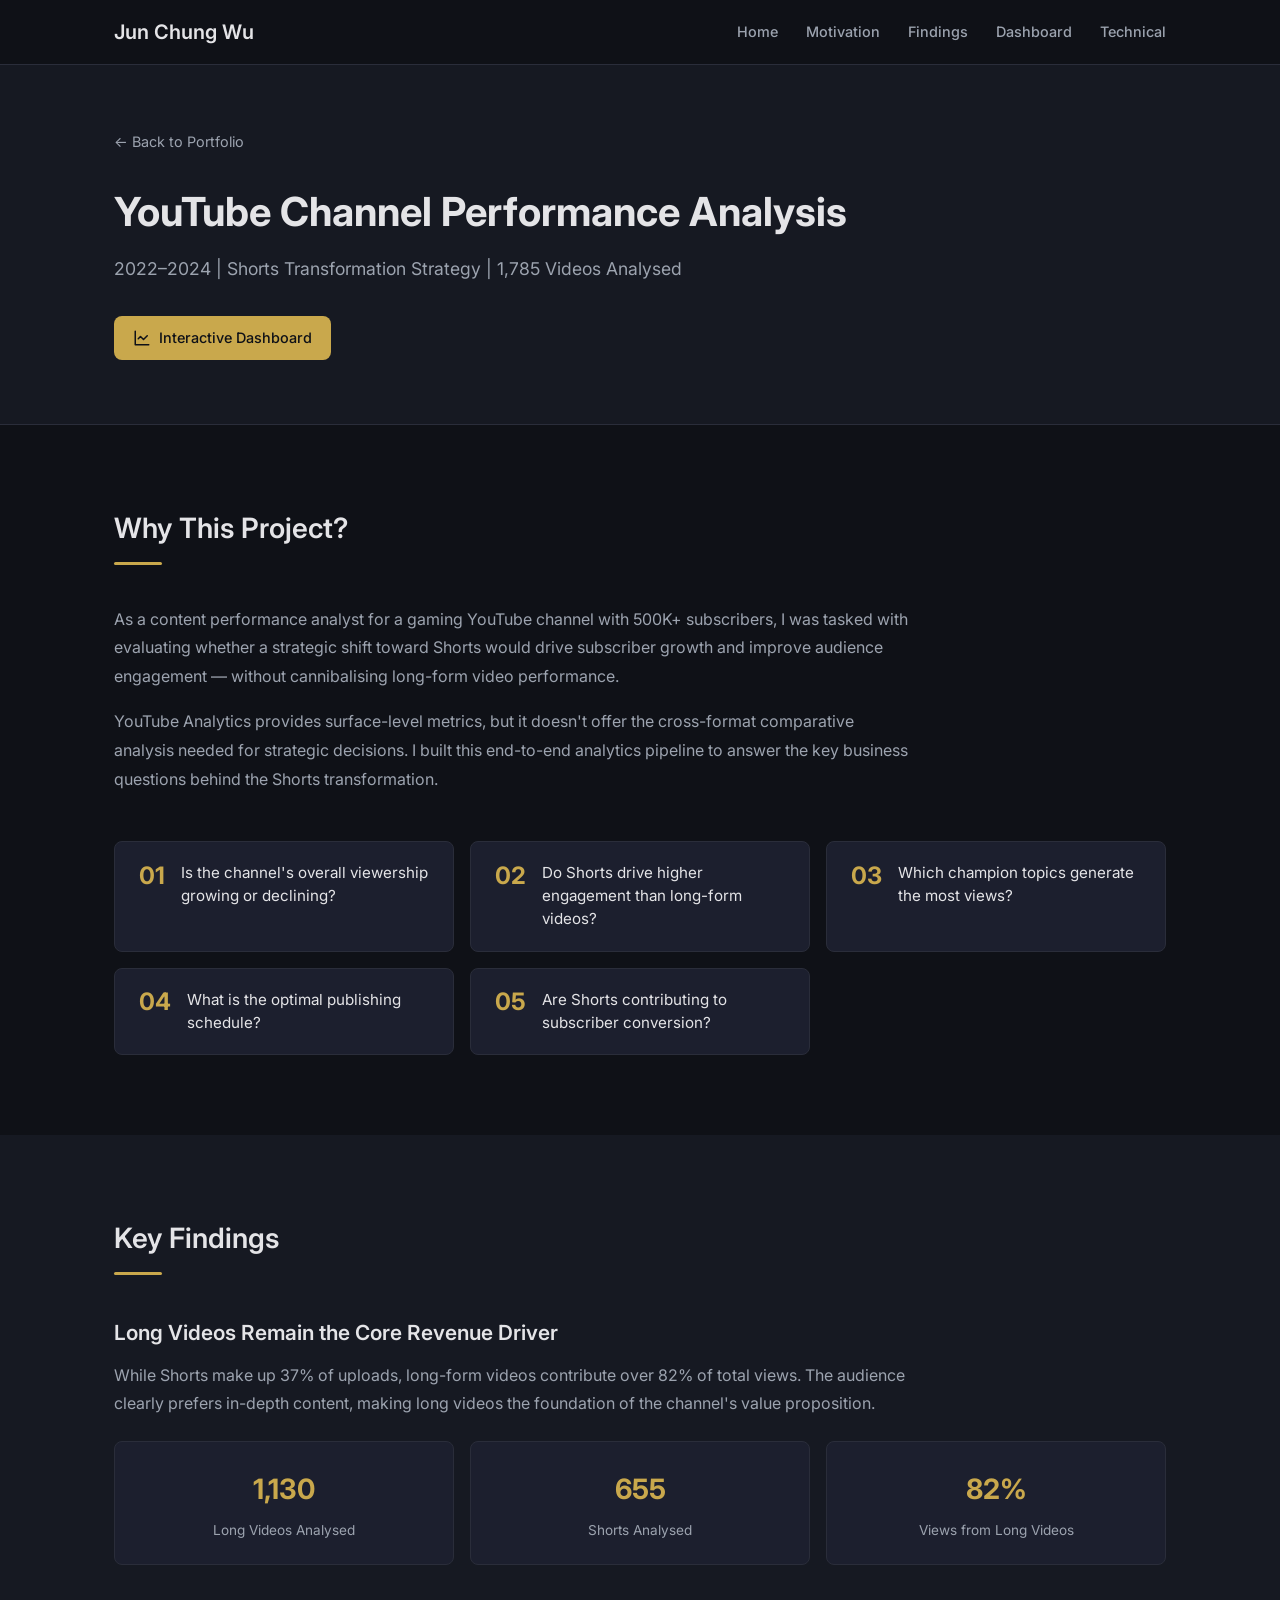
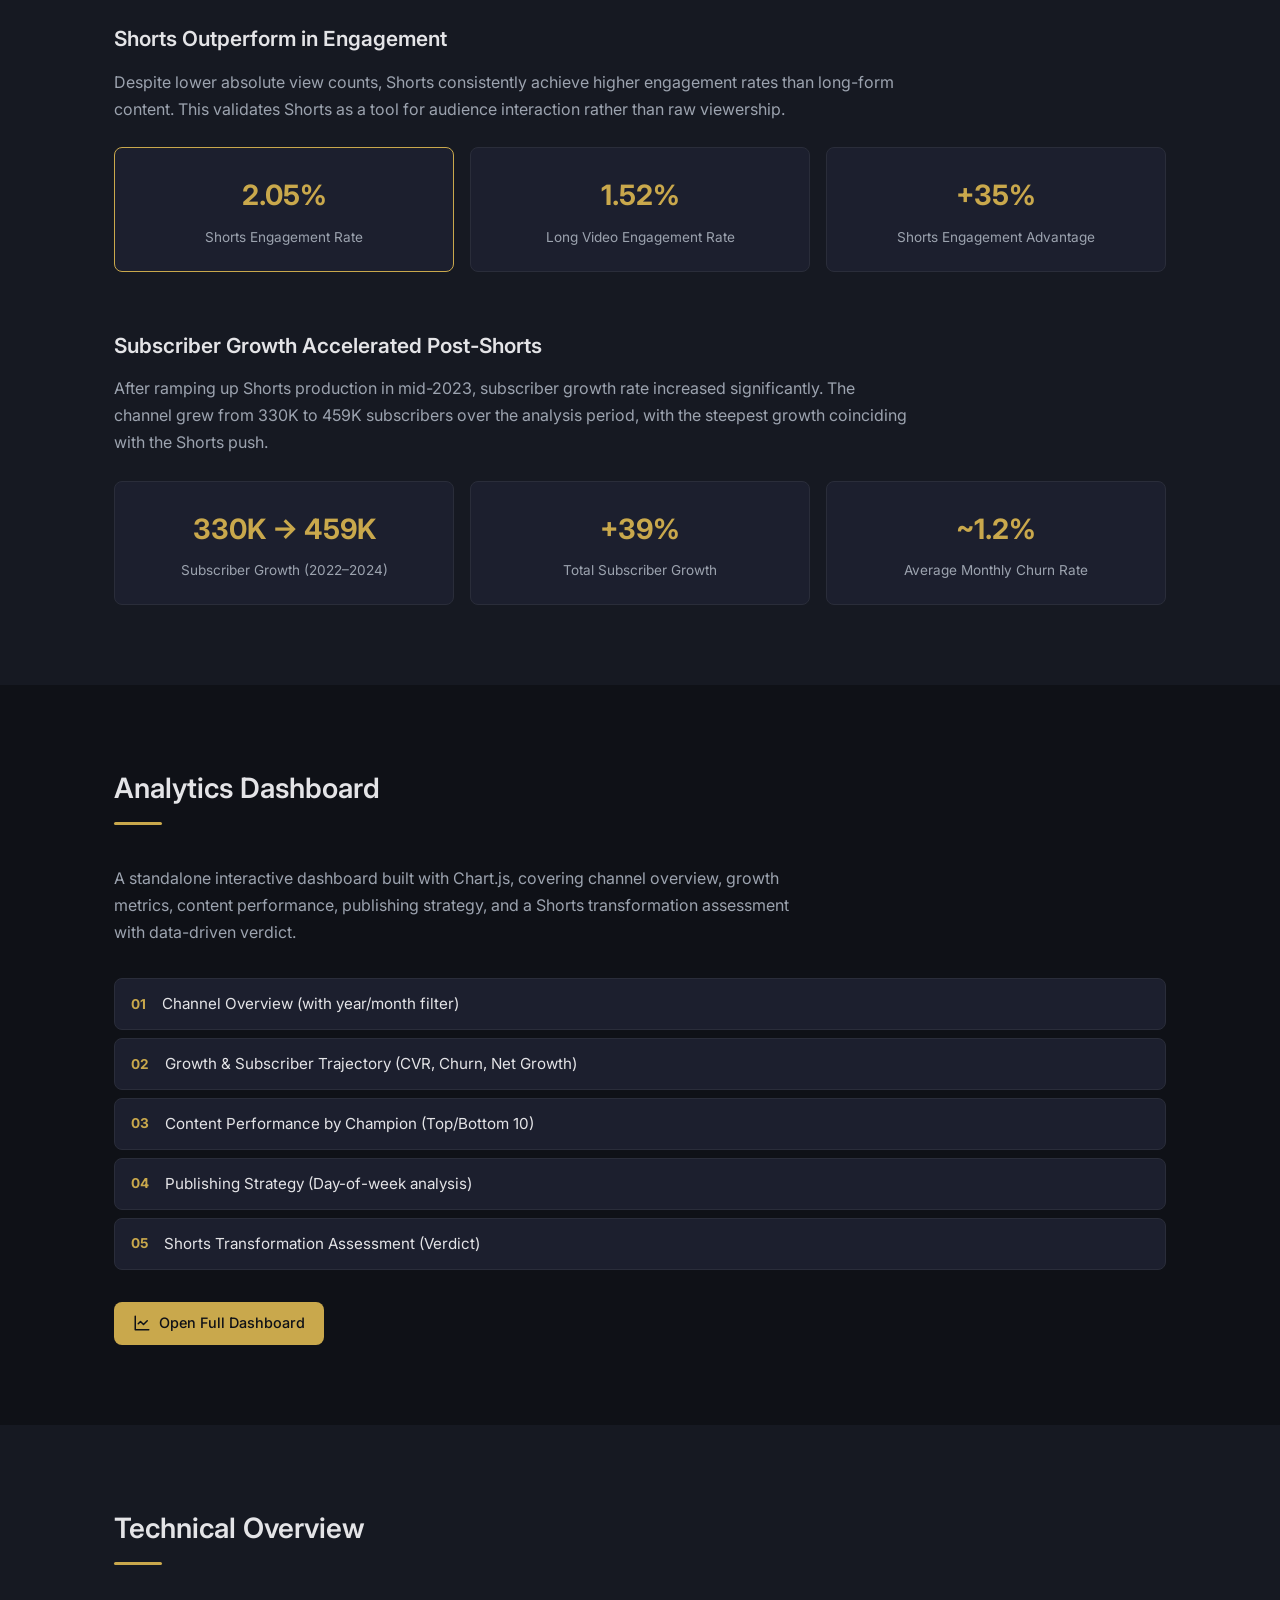
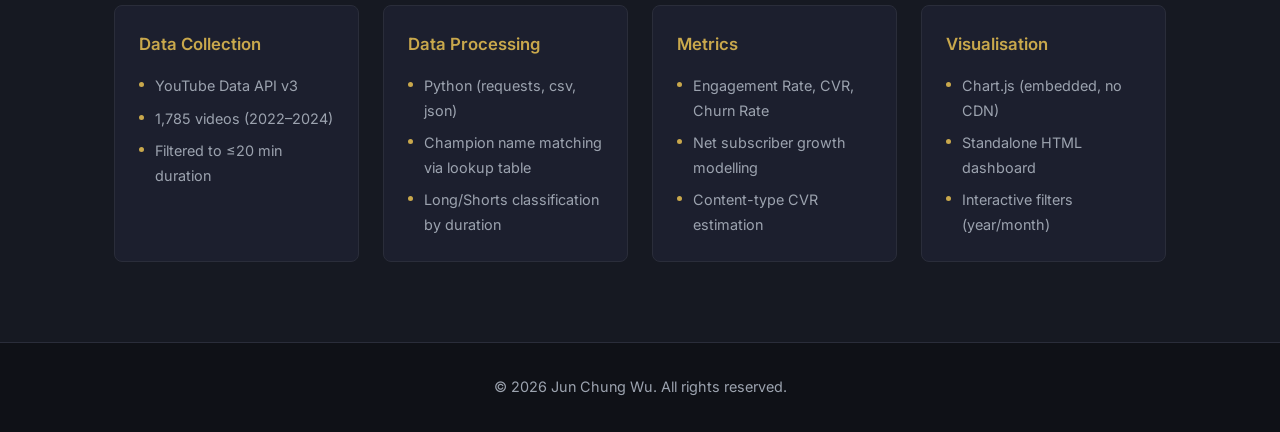
<file: stanley-analysis.html>
<!DOCTYPE html>
<html lang="en">
<head>
    <meta charset="UTF-8">
    <meta name="viewport" content="width=device-width, initial-scale=1.0">
    <title>YouTube Channel Performance Analysis | Jun Chung Wu</title>
    <link rel="stylesheet" href="style.css">
    <link rel="stylesheet" href="london-property.css">
    <link rel="preconnect" href="https://fonts.googleapis.com">
    <link rel="preconnect" href="https://fonts.gstatic.com" crossorigin>
    <link href="https://fonts.googleapis.com/css2?family=Inter:wght@300;400;500;600;700&display=swap" rel="stylesheet">
</head>
<body>
    <!-- Navigation -->
    <nav class="navbar">
        <div class="nav-container">
            <a href="index.html" class="nav-logo">Jun Chung Wu</a>
            <ul class="nav-menu">
                <li><a href="index.html">Home</a></li>
                <li><a href="#motivation">Motivation</a></li>
                <li><a href="#findings">Findings</a></li>
                <li><a href="#dashboard">Dashboard</a></li>
                <li><a href="#technical">Technical</a></li>
            </ul>
        </div>
    </nav>

    <main>
        <!-- Hero Section -->
        <section class="project-hero">
            <div class="container">
                <a href="index.html" class="back-link">&larr; Back to Portfolio</a>
                <h1>YouTube Channel Performance Analysis</h1>
                <p class="project-hero-subtitle">2022–2024 | Shorts Transformation Strategy | 1,785 Videos Analysed</p>
                <div class="project-hero-links">
                    <a href="stanley-dashboard.html" class="project-link">
                        <svg xmlns="http://www.w3.org/2000/svg" width="18" height="18" viewBox="0 0 24 24" fill="none" stroke="currentColor" stroke-width="2" stroke-linecap="round" stroke-linejoin="round"><path d="M3 3v18h18"/><path d="m19 9-5 5-4-4-3 3"/></svg>
                        Interactive Dashboard
                    </a>
                </div>
            </div>
        </section>

        <!-- Motivation -->
        <section id="motivation" class="section">
            <div class="container">
                <h2 class="section-title">Why This Project?</h2>
                <div class="motivation-content">
                    <p>As a content performance analyst for a gaming YouTube channel with 500K+ subscribers, I was tasked with evaluating whether a strategic shift toward Shorts would drive subscriber growth and improve audience engagement — without cannibalising long-form video performance.</p>
                    <p>YouTube Analytics provides surface-level metrics, but it doesn't offer the cross-format comparative analysis needed for strategic decisions. I built this end-to-end analytics pipeline to answer the key business questions behind the Shorts transformation.</p>
                </div>
                <div class="questions-grid">
                    <div class="question-card">
                        <span class="question-number">01</span>
                        <p>Is the channel's overall viewership growing or declining?</p>
                    </div>
                    <div class="question-card">
                        <span class="question-number">02</span>
                        <p>Do Shorts drive higher engagement than long-form videos?</p>
                    </div>
                    <div class="question-card">
                        <span class="question-number">03</span>
                        <p>Which champion topics generate the most views?</p>
                    </div>
                    <div class="question-card">
                        <span class="question-number">04</span>
                        <p>What is the optimal publishing schedule?</p>
                    </div>
                    <div class="question-card">
                        <span class="question-number">05</span>
                        <p>Are Shorts contributing to subscriber conversion?</p>
                    </div>
                </div>
            </div>
        </section>

        <!-- Key Findings -->
        <section id="findings" class="section section-alt">
            <div class="container">
                <h2 class="section-title">Key Findings</h2>

                <div class="finding-block">
                    <h3>Long Videos Remain the Core Revenue Driver</h3>
                    <p>While Shorts make up 37% of uploads, long-form videos contribute over 82% of total views. The audience clearly prefers in-depth content, making long videos the foundation of the channel's value proposition.</p>
                    <div class="stat-row">
                        <div class="stat-card">
                            <span class="stat-value">1,130</span>
                            <span class="stat-label">Long Videos Analysed</span>
                        </div>
                        <div class="stat-card">
                            <span class="stat-value">655</span>
                            <span class="stat-label">Shorts Analysed</span>
                        </div>
                        <div class="stat-card">
                            <span class="stat-value">82%</span>
                            <span class="stat-label">Views from Long Videos</span>
                        </div>
                    </div>
                </div>

                <div class="finding-block">
                    <h3>Shorts Outperform in Engagement</h3>
                    <p>Despite lower absolute view counts, Shorts consistently achieve higher engagement rates than long-form content. This validates Shorts as a tool for audience interaction rather than raw viewership.</p>
                    <div class="stat-row">
                        <div class="stat-card stat-highlight">
                            <span class="stat-value">2.05%</span>
                            <span class="stat-label">Shorts Engagement Rate</span>
                        </div>
                        <div class="stat-card">
                            <span class="stat-value">1.52%</span>
                            <span class="stat-label">Long Video Engagement Rate</span>
                        </div>
                        <div class="stat-card">
                            <span class="stat-value">+35%</span>
                            <span class="stat-label">Shorts Engagement Advantage</span>
                        </div>
                    </div>
                </div>

                <div class="finding-block">
                    <h3>Subscriber Growth Accelerated Post-Shorts</h3>
                    <p>After ramping up Shorts production in mid-2023, subscriber growth rate increased significantly. The channel grew from 330K to 459K subscribers over the analysis period, with the steepest growth coinciding with the Shorts push.</p>
                    <div class="stat-row">
                        <div class="stat-card">
                            <span class="stat-value">330K &rarr; 459K</span>
                            <span class="stat-label">Subscriber Growth (2022–2024)</span>
                        </div>
                        <div class="stat-card">
                            <span class="stat-value">+39%</span>
                            <span class="stat-label">Total Subscriber Growth</span>
                        </div>
                        <div class="stat-card">
                            <span class="stat-value">~1.2%</span>
                            <span class="stat-label">Average Monthly Churn Rate</span>
                        </div>
                    </div>
                </div>
            </div>
        </section>

        <!-- Dashboard -->
        <section id="dashboard" class="section">
            <div class="container">
                <h2 class="section-title">Analytics Dashboard</h2>
                <p class="section-intro">A standalone interactive dashboard built with Chart.js, covering channel overview, growth metrics, content performance, publishing strategy, and a Shorts transformation assessment with data-driven verdict.</p>

                <div class="dashboard-list">
                    <div class="dashboard-list-item"><span class="dashboard-num">01</span> Channel Overview (with year/month filter)</div>
                    <div class="dashboard-list-item"><span class="dashboard-num">02</span> Growth & Subscriber Trajectory (CVR, Churn, Net Growth)</div>
                    <div class="dashboard-list-item"><span class="dashboard-num">03</span> Content Performance by Champion (Top/Bottom 10)</div>
                    <div class="dashboard-list-item"><span class="dashboard-num">04</span> Publishing Strategy (Day-of-week analysis)</div>
                    <div class="dashboard-list-item"><span class="dashboard-num">05</span> Shorts Transformation Assessment (Verdict)</div>
                </div>

                <div class="project-hero-links" style="margin-top: 2rem;">
                    <a href="stanley-dashboard.html" class="project-link">
                        <svg xmlns="http://www.w3.org/2000/svg" width="18" height="18" viewBox="0 0 24 24" fill="none" stroke="currentColor" stroke-width="2" stroke-linecap="round" stroke-linejoin="round"><path d="M3 3v18h18"/><path d="m19 9-5 5-4-4-3 3"/></svg>
                        Open Full Dashboard
                    </a>
                </div>
            </div>
        </section>

        <!-- Technical -->
        <section id="technical" class="section section-alt">
            <div class="container">
                <h2 class="section-title">Technical Overview</h2>
                <div class="tech-grid">
                    <div class="tech-card">
                        <h4>Data Collection</h4>
                        <ul>
                            <li>YouTube Data API v3</li>
                            <li>1,785 videos (2022–2024)</li>
                            <li>Filtered to &le;20 min duration</li>
                        </ul>
                    </div>
                    <div class="tech-card">
                        <h4>Data Processing</h4>
                        <ul>
                            <li>Python (requests, csv, json)</li>
                            <li>Champion name matching via lookup table</li>
                            <li>Long/Shorts classification by duration</li>
                        </ul>
                    </div>
                    <div class="tech-card">
                        <h4>Metrics</h4>
                        <ul>
                            <li>Engagement Rate, CVR, Churn Rate</li>
                            <li>Net subscriber growth modelling</li>
                            <li>Content-type CVR estimation</li>
                        </ul>
                    </div>
                    <div class="tech-card">
                        <h4>Visualisation</h4>
                        <ul>
                            <li>Chart.js (embedded, no CDN)</li>
                            <li>Standalone HTML dashboard</li>
                            <li>Interactive filters (year/month)</li>
                        </ul>
                    </div>
                </div>
            </div>
        </section>
    </main>

    <!-- Footer -->
    <footer class="footer">
        <div class="container">
            <p>&copy; 2026 Jun Chung Wu. All rights reserved.</p>
        </div>
    </footer>
</body>
</html>
</file>
<file: style.css>
/* ===== CSS Reset & Base ===== */
*, *::before, *::after {
    margin: 0;
    padding: 0;
    box-sizing: border-box;
}

:root {
    --color-bg: #0f1117;
    --color-bg-alt: #161922;
    --color-bg-card: #1c1f2e;
    --color-text: #e4e4e7;
    --color-text-light: #9ca3af;
    --color-primary: #c9a84c;
    --color-primary-hover: #d4b85c;
    --color-border: #2a2d3a;
    --color-card-shadow: rgba(0, 0, 0, 0.3);
    --font-family: 'Inter', -apple-system, BlinkMacSystemFont, 'Segoe UI', Roboto, sans-serif;
    --max-width: 1100px;
    --border-radius: 0.5rem;
    --transition: all 0.2s ease;
}

html {
    scroll-behavior: smooth;
}

body {
    font-family: var(--font-family);
    font-size: 16px;
    line-height: 1.7;
    color: var(--color-text);
    background-color: var(--color-bg);
}

a {
    color: var(--color-primary);
    text-decoration: none;
    transition: var(--transition);
}

a:hover {
    color: var(--color-primary-hover);
}

ul {
    list-style: none;
}

img {
    max-width: 100%;
    height: auto;
}

/* ===== Layout ===== */
.container {
    max-width: var(--max-width);
    margin: 0 auto;
    padding: 0 1.5rem;
}

.section {
    padding: 5rem 0;
}

.section-alt {
    background-color: var(--color-bg-alt);
}

.section-title {
    font-size: 1.75rem;
    font-weight: 600;
    margin-bottom: 2.5rem;
    color: var(--color-text);
    position: relative;
    padding-bottom: 0.75rem;
}

.section-title::after {
    content: '';
    position: absolute;
    bottom: 0;
    left: 0;
    width: 3rem;
    height: 3px;
    background-color: var(--color-primary);
    border-radius: 2px;
}

/* ===== Navigation ===== */
.navbar {
    position: fixed;
    top: 0;
    left: 0;
    right: 0;
    background-color: rgba(15, 17, 23, 0.9);
    backdrop-filter: blur(12px);
    border-bottom: 1px solid var(--color-border);
    z-index: 1000;
}

.nav-container {
    max-width: var(--max-width);
    margin: 0 auto;
    padding: 0 1.5rem;
    display: flex;
    justify-content: space-between;
    align-items: center;
    height: 64px;
}

.nav-logo {
    font-size: 1.25rem;
    font-weight: 600;
    color: var(--color-text);
}

.nav-logo:hover {
    color: var(--color-primary);
}

.nav-menu {
    display: flex;
    gap: 1.75rem;
}

.nav-menu a {
    color: var(--color-text-light);
    font-size: 0.9rem;
    font-weight: 500;
    padding: 0.5rem 0;
    position: relative;
}

.nav-menu a:hover {
    color: var(--color-text);
}

.nav-menu a::after {
    content: '';
    position: absolute;
    bottom: 0;
    left: 0;
    width: 0;
    height: 2px;
    background-color: var(--color-primary);
    transition: var(--transition);
}

.nav-menu a:hover::after {
    width: 100%;
}

/* ===== Hero Section ===== */
.hero-section {
    padding: 8rem 0 5rem;
    background-color: var(--color-bg-alt);
}

.hero-content {
    display: flex;
    gap: 4rem;
    align-items: center;
}

.hero-image {
    flex-shrink: 0;
    display: flex;
    align-items: center;
}

.hero-text {
    flex: 1;
    text-align: left;
}

.hero-image img {
    width: 280px;
    height: 280px;
    border-radius: 50%;
    object-fit: cover;
    box-shadow: 0 4px 30px rgba(0, 0, 0, 0.4);
    border: 3px solid var(--color-border);
}

.hero-text h1 {
    font-size: 2.5rem;
    font-weight: 700;
    margin-bottom: 0.5rem;
    margin-left: -5px;
    color: var(--color-text);
}

.hero-text .subtitle {
    font-size: 1.6rem;
    color: var(--color-primary);
    margin-bottom: 0.8rem;
    font-weight: 500;
    letter-spacing: 0.5px;
}

.hero-text .affiliation {
    font-size: 1rem;
    color: var(--color-text-light);
    margin-bottom: 1.5rem;
    margin-left: 3px;
}

.social-links {
    display: flex;
    gap: 1rem;
    margin-bottom: 1.5rem;
}

.social-links a {
    display: flex;
    align-items: center;
    justify-content: center;
    width: 40px;
    height: 40px;
    border-radius: 50%;
    background-color: var(--color-bg-card);
    color: var(--color-text-light);
    border: 1px solid var(--color-border);
    transition: var(--transition);
}

.social-links a:hover {
    background-color: var(--color-primary);
    color: var(--color-bg);
    border-color: var(--color-primary);
}

.hero-text .bio {
    font-size: 1rem;
    line-height: 1.8;
    color: var(--color-text-light);
    text-align: justify;
}

/* ===== Experience & Education Section ===== */
.experience-list {
    display: flex;
    flex-direction: column;
    gap: 2rem;
}

.experience-item {
    display: flex;
    gap: 2rem;
    padding: 1.5rem;
    background-color: var(--color-bg-card);
    border-radius: var(--border-radius);
    box-shadow: 0 2px 8px var(--color-card-shadow);
    border: 1px solid var(--color-border);
}

.experience-date {
    flex-shrink: 0;
    width: 160px;
    font-size: 0.9rem;
    font-weight: 500;
    color: var(--color-primary);
    white-space: nowrap;
}

.experience-content h3 {
    font-size: 1.1rem;
    font-weight: 600;
    margin-bottom: 0.25rem;
    color: var(--color-text);
}

.experience-content .company {
    font-size: 0.95rem;
    color: var(--color-primary);
    margin-bottom: 0.5rem;
}

.experience-content .description {
    font-size: 0.9rem;
    color: var(--color-text-light);
    text-align: justify;
}

/* ===== Description List (bullet points) ===== */
.description-list {
    list-style: none;
    display: flex;
    flex-direction: column;
    gap: 0.6rem;
    margin-top: 0.5rem;
}

.description-list li {
    font-size: 0.9rem;
    color: var(--color-text-light);
    text-align: justify;
    padding-left: 1.25rem;
    position: relative;
    line-height: 1.6;
}

.description-list li::before {
    content: '';
    position: absolute;
    left: 0;
    top: 0.55em;
    width: 6px;
    height: 6px;
    border-radius: 50%;
    background-color: var(--color-primary);
}

/* ===== Skills Section ===== */
.skills-grid {
    display: grid;
    grid-template-columns: repeat(auto-fit, minmax(280px, 1fr));
    gap: 1.5rem;
}

.skill-card {
    background-color: var(--color-bg-card);
    padding: 1.5rem;
    border-radius: var(--border-radius);
    box-shadow: 0 2px 8px var(--color-card-shadow);
    border: 1px solid var(--color-border);
}

.skill-card h3 {
    font-size: 1.1rem;
    font-weight: 600;
    margin-bottom: 1rem;
    color: var(--color-primary);
}

.skill-card ul {
    display: flex;
    flex-wrap: wrap;
    gap: 0.5rem;
}

.skill-card li {
    background-color: var(--color-bg);
    padding: 0.35rem 0.75rem;
    border-radius: 9999px;
    font-size: 0.85rem;
    color: var(--color-text-light);
    border: 1px solid var(--color-border);
}

/* ===== Projects Section ===== */
.project-feature {
    background-color: var(--color-bg-card);
    border-radius: var(--border-radius);
    overflow: hidden;
    box-shadow: 0 4px 12px var(--color-card-shadow);
    border: 1px solid var(--color-border);
}

.project-feature-header {
    padding: 2rem 2rem 0.5rem;
}

.project-feature-header h3 {
    font-size: 1.35rem;
    font-weight: 700;
    color: var(--color-text);
    margin-bottom: 0.25rem;
}

.project-subtitle {
    font-size: 0.95rem;
    color: var(--color-text-light);
}

.project-feature-body {
    padding: 0.5rem 2rem 1.5rem;
}

.project-links {
    display: flex;
    gap: 1rem;
    margin-top: 1.5rem;
    flex-wrap: wrap;
}

.project-link {
    display: inline-flex;
    align-items: center;
    gap: 0.5rem;
    font-size: 0.9rem;
    font-weight: 500;
    padding: 0.6rem 1.2rem;
    background-color: var(--color-primary);
    color: var(--color-bg);
    border-radius: var(--border-radius);
    transition: var(--transition);
}

.project-link:hover {
    background-color: var(--color-primary-hover);
    color: var(--color-bg);
}

.project-dashboard {
    padding: 0 2rem 2rem;
}

.tableau-embed {
    position: relative;
    width: 100%;
    overflow: hidden;
    border-radius: var(--border-radius);
    border: 1px solid var(--color-border);
    background-color: var(--color-bg);
}

.tableau-embed iframe {
    width: 1920px;
    height: 1080px;
    border: none;
    transform-origin: 0 0;
}

/* ===== Contact Section ===== */
.contact-content {
    text-align: center;
    max-width: 500px;
    margin: 0 auto;
}

.contact-content > p {
    font-size: 1.1rem;
    color: var(--color-text-light);
    margin-bottom: 1.5rem;
    white-space: nowrap;
}

.contact-link {
    display: inline-flex;
    align-items: center;
    gap: 0.5rem;
    font-size: 1rem;
    font-weight: 500;
    padding: 0.75rem 1.5rem;
    background-color: var(--color-primary);
    color: var(--color-bg);
    border-radius: var(--border-radius);
}

.contact-link:hover {
    background-color: var(--color-primary-hover);
    color: var(--color-bg);
}

/* ===== Footer ===== */
.footer {
    padding: 2rem 0;
    text-align: center;
    border-top: 1px solid var(--color-border);
    background-color: var(--color-bg);
}

.footer p {
    font-size: 0.9rem;
    color: var(--color-text-light);
}

/* ===== Responsive Design ===== */
@media (max-width: 768px) {
    .nav-menu {
        display: none;
    }

    .hero-content {
        flex-direction: column;
        align-items: center;
        text-align: center;
        gap: 2rem;
    }

    .hero-text .bio {
        text-align: left;
    }

    .description-list li,
    .experience-content .description {
        text-align: left;
    }

    .contact-content > p {
        white-space: normal;
    }

    .social-links {
        justify-content: center;
    }

    .section-title::after {
        left: 50%;
        transform: translateX(-50%);
    }

    .experience-item {
        flex-direction: column;
        gap: 0.5rem;
    }

    .experience-date {
        width: auto;
    }

    .project-feature-header,
    .project-feature-body,
    .project-dashboard {
        padding-left: 1.25rem;
        padding-right: 1.25rem;
    }

    .project-links {
        flex-direction: column;
    }

    .project-link {
        justify-content: center;
    }

    .tableau-embed {
        padding-top: 75%;
    }
}
</file>
<file: london-property.css>
/* ===== Project Hero ===== */
.project-hero {
    padding: 8rem 0 4rem;
    background-color: var(--color-bg-alt);
    border-bottom: 1px solid var(--color-border);
}

.back-link {
    display: inline-block;
    font-size: 0.9rem;
    color: var(--color-text-light);
    margin-bottom: 1.5rem;
    transition: var(--transition);
}

.back-link:hover {
    color: var(--color-primary);
}

.project-hero h1 {
    font-size: 2.5rem;
    font-weight: 700;
    color: var(--color-text);
    margin-bottom: 0.5rem;
}

.project-hero-subtitle {
    font-size: 1.1rem;
    color: var(--color-text-light);
    margin-bottom: 2rem;
}

.project-hero-links {
    display: flex;
    gap: 1rem;
    flex-wrap: wrap;
}

.project-link-outline {
    background-color: transparent;
    color: var(--color-primary);
    border: 1px solid var(--color-primary);
}

.project-link-outline:hover {
    background-color: var(--color-primary);
    color: var(--color-bg);
}

/* ===== Motivation ===== */
.motivation-content {
    max-width: 800px;
    margin-bottom: 3rem;
}

.motivation-content p {
    font-size: 1rem;
    line-height: 1.8;
    color: var(--color-text-light);
    margin-bottom: 1rem;
}

.questions-grid {
    display: grid;
    grid-template-columns: repeat(auto-fit, minmax(280px, 1fr));
    gap: 1rem;
}

.question-card {
    background-color: var(--color-bg-card);
    border: 1px solid var(--color-border);
    border-radius: var(--border-radius);
    padding: 1.25rem 1.5rem;
    display: flex;
    align-items: flex-start;
    gap: 1rem;
}

.question-number {
    font-size: 1.5rem;
    font-weight: 700;
    color: var(--color-primary);
    flex-shrink: 0;
    line-height: 1;
    margin-top: 0.1rem;
}

.question-card p {
    font-size: 0.95rem;
    color: var(--color-text);
    line-height: 1.5;
}

/* ===== Findings ===== */
.finding-block {
    margin-bottom: 3.5rem;
}

.finding-block:last-child {
    margin-bottom: 0;
}

.finding-block h3 {
    font-size: 1.3rem;
    font-weight: 600;
    color: var(--color-text);
    margin-bottom: 0.75rem;
}

.finding-block > p {
    font-size: 1rem;
    color: var(--color-text-light);
    line-height: 1.7;
    max-width: 800px;
    margin-bottom: 1.5rem;
}

.stat-row {
    display: grid;
    grid-template-columns: repeat(auto-fit, minmax(220px, 1fr));
    gap: 1rem;
}

.stat-card {
    background-color: var(--color-bg-card);
    border: 1px solid var(--color-border);
    border-radius: var(--border-radius);
    padding: 1.5rem;
    text-align: center;
}

.stat-highlight {
    border-color: var(--color-primary);
}

.stat-value {
    display: block;
    font-size: 1.75rem;
    font-weight: 700;
    color: var(--color-primary);
    margin-bottom: 0.5rem;
}

.stat-label {
    display: block;
    font-size: 0.85rem;
    color: var(--color-text-light);
    line-height: 1.4;
}

/* ===== Ranking Table ===== */
.ranking-table {
    overflow-x: auto;
    margin-top: 1rem;
}

.ranking-table table {
    width: 100%;
    border-collapse: collapse;
    font-size: 0.95rem;
}

.ranking-table th {
    text-align: left;
    padding: 0.75rem 1rem;
    background-color: var(--color-bg-card);
    color: var(--color-text-light);
    font-weight: 600;
    font-size: 0.85rem;
    text-transform: uppercase;
    letter-spacing: 0.5px;
    border-bottom: 2px solid var(--color-border);
}

.ranking-table td {
    padding: 0.75rem 1rem;
    color: var(--color-text);
    border-bottom: 1px solid var(--color-border);
}

.ranking-table tbody tr:hover {
    background-color: var(--color-bg-card);
}

.rating-buy {
    display: inline-block;
    padding: 0.2rem 0.6rem;
    border-radius: 9999px;
    font-size: 0.8rem;
    font-weight: 600;
    background-color: rgba(201, 168, 76, 0.15);
    color: var(--color-primary);
}

/* ===== Dashboard List ===== */
.dashboard-list {
    display: flex;
    flex-direction: column;
    gap: 0.5rem;
    margin-bottom: 2rem;
}

.dashboard-list-item {
    display: flex;
    align-items: center;
    gap: 1rem;
    padding: 0.75rem 1rem;
    background-color: var(--color-bg-card);
    border: 1px solid var(--color-border);
    border-radius: var(--border-radius);
    font-size: 0.95rem;
    color: var(--color-text);
}

.dashboard-num {
    font-size: 0.85rem;
    font-weight: 700;
    color: var(--color-primary);
    flex-shrink: 0;
}

.project-dashboard {
    margin-top: 1rem;
}

.tableau-embed {
    position: relative;
    width: 100%;
    overflow: hidden;
    border-radius: var(--border-radius);
    border: 1px solid var(--color-border);
    background-color: var(--color-bg);
}

.tableau-embed iframe {
    width: 1920px;
    height: 1080px;
    border: none;
    transform-origin: 0 0;
}

/* ===== Section Intro ===== */
.section-intro {
    font-size: 1rem;
    color: var(--color-text-light);
    margin-bottom: 2rem;
    max-width: 700px;
}

/* ===== Dashboard Grid ===== */
.dashboard-grid {
    display: grid;
    grid-template-columns: repeat(auto-fit, minmax(320px, 1fr));
    gap: 1.5rem;
}

.dashboard-card {
    background-color: var(--color-bg-card);
    border: 1px solid var(--color-border);
    border-radius: var(--border-radius);
    overflow: hidden;
    transition: var(--transition);
}

.dashboard-card:hover {
    transform: translateY(-4px);
    box-shadow: 0 12px 24px var(--color-card-shadow);
}

.dashboard-card img {
    width: 100%;
    height: auto;
    display: block;
    border-bottom: 1px solid var(--color-border);
}

.dashboard-card-info {
    padding: 1.25rem;
}

.dashboard-card-info h4 {
    font-size: 1rem;
    font-weight: 600;
    color: var(--color-text);
    margin-bottom: 0.25rem;
}

.dashboard-card-info p {
    font-size: 0.85rem;
    color: var(--color-text-light);
    line-height: 1.4;
}

/* ===== Tech Grid ===== */
.tech-grid {
    display: grid;
    grid-template-columns: repeat(auto-fit, minmax(240px, 1fr));
    gap: 1.5rem;
}

.tech-card {
    background-color: var(--color-bg-card);
    border: 1px solid var(--color-border);
    border-radius: var(--border-radius);
    padding: 1.5rem;
}

.tech-card h4 {
    font-size: 1.05rem;
    font-weight: 600;
    color: var(--color-primary);
    margin-bottom: 1rem;
}

.tech-card ul {
    display: flex;
    flex-direction: column;
    gap: 0.5rem;
}

.tech-card li {
    font-size: 0.9rem;
    color: var(--color-text-light);
    padding-left: 1rem;
    position: relative;
}

.tech-card li::before {
    content: '';
    position: absolute;
    left: 0;
    top: 0.55em;
    width: 5px;
    height: 5px;
    border-radius: 50%;
    background-color: var(--color-primary);
}

/* ===== Responsive ===== */
@media (max-width: 768px) {
    .project-hero h1 {
        font-size: 1.75rem;
    }

    .project-hero-links {
        flex-direction: column;
    }

    .project-link {
        justify-content: center;
    }

    .stat-value {
        font-size: 1.4rem;
    }

    .dashboard-grid {
        grid-template-columns: 1fr;
    }

    .questions-grid {
        grid-template-columns: 1fr;
    }
}
</file>
